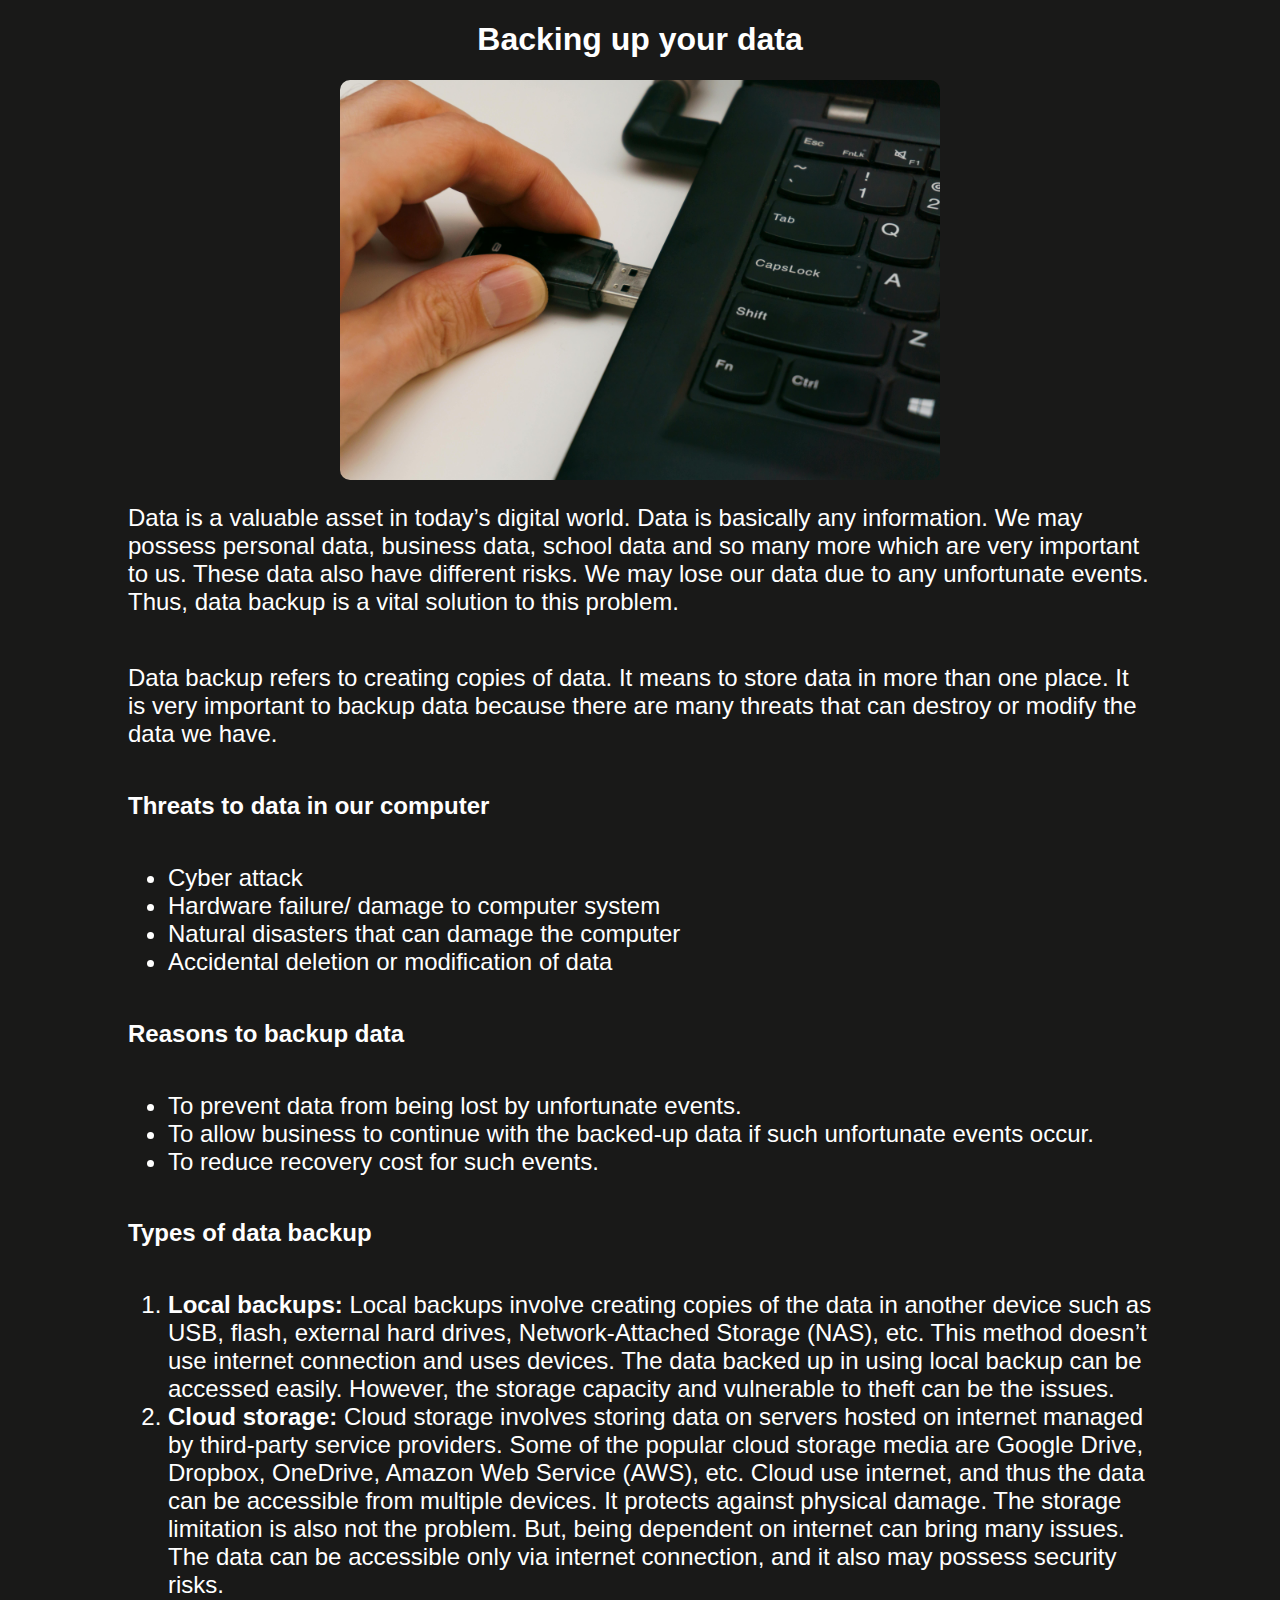
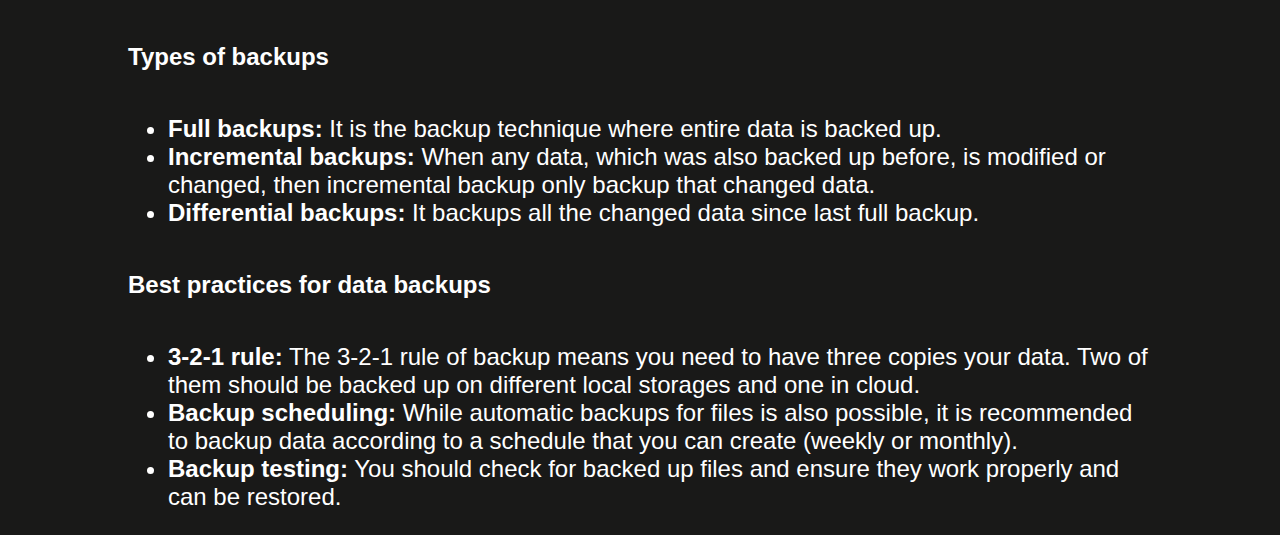
<file: blogs/backup.html>
<!DOCTYPE html>
<html>

<head>
    <title>Backing up your data</title>
    <meta name="viewport" content="width=device-width, initial-scale=1.0">
    <link rel="stylesheet" href="../styles.css">
    <link rel="icon" href="../pictures/logo.png">
</head>

<body>
    <div class="blogs_content">
        <h1>Backing up your data</h1>

        <img src="../pictures/backup.jpg">

        <p>Data is a valuable asset in today’s digital world. Data is basically any information. We may possess personal
            data,
            business data, school data and so many more which are very important to us. These data also have different
            risks. We may
            lose our data due to any unfortunate events. Thus, data backup is a vital solution to this problem.</p>
        <p>Data backup refers to creating copies of data. It means to store data in more than one place. It is very
            important to
            backup data because there are many threats that can destroy or modify the data we have.</p>

        <h2>Threats to data in our computer</h2>
        <ul>
            <li>Cyber attack</li>
            <li>Hardware failure/ damage to computer system</li>
            <li>Natural disasters that can damage the computer</li>
            <li>Accidental deletion or modification of data</li>
        </ul>

        <h2>Reasons to backup data</h2>
        <ul>
            <li>To prevent data from being lost by unfortunate events.</li>
            <li>To allow business to continue with the backed-up data if such unfortunate events occur.</li>
            <li>To reduce recovery cost for such events.</li>
        </ul>

        <h2>Types of data backup</h2>
        <ol>
            <li><b>Local backups:</b> Local backups involve creating copies of the data in another device such as USB,
                flash, external hard
                drives, Network-Attached Storage (NAS), etc. This method doesn’t use internet connection and uses
                devices. The data
                backed up in using local backup can be accessed easily. However, the storage capacity and vulnerable to
                theft can be the
                issues.</li>
            <li><b>Cloud storage:</b> Cloud storage involves storing data on servers hosted on internet managed by
                third-party service
                providers. Some of the popular cloud storage media are Google Drive, Dropbox, OneDrive, Amazon Web
                Service (AWS), etc.
                Cloud use internet, and thus the data can be accessible from multiple devices. It protects against
                physical damage. The
                storage limitation is also not the problem. But, being dependent on internet can bring many issues. The
                data can be
                accessible only via internet connection, and it also may possess security risks.</li>
        </ol>

        <h2>Types of backups</h2>
        <ul>
            <li><b>Full backups:</b> It is the backup technique where entire data is backed up.</li>
            <li><b>Incremental backups:</b> When any data, which was also backed up before, is modified or changed, then
                incremental backup
                only backup that changed data.</li>
            <li><b>Differential backups:</b> It backups all the changed data since last full backup.</li>
        </ul>

        <h2>Best practices for data backups</h2>
        <ul>
            <li><b>3-2-1 rule:</b> The 3-2-1 rule of backup means you need to have three copies your data. Two of them
                should
                be backed up on
                different local storages and one in cloud.</li>
            <li><b>Backup scheduling:</b> While automatic backups for files is also possible, it is recommended to
                backup data
                according to a
                schedule that you can create (weekly or monthly).</li>
            <li><b>Backup testing:</b> You should check for backed up files and ensure they work properly and can be
                restored.
            </li>
        </ul>
    </div>
</body>

</html>
</file>
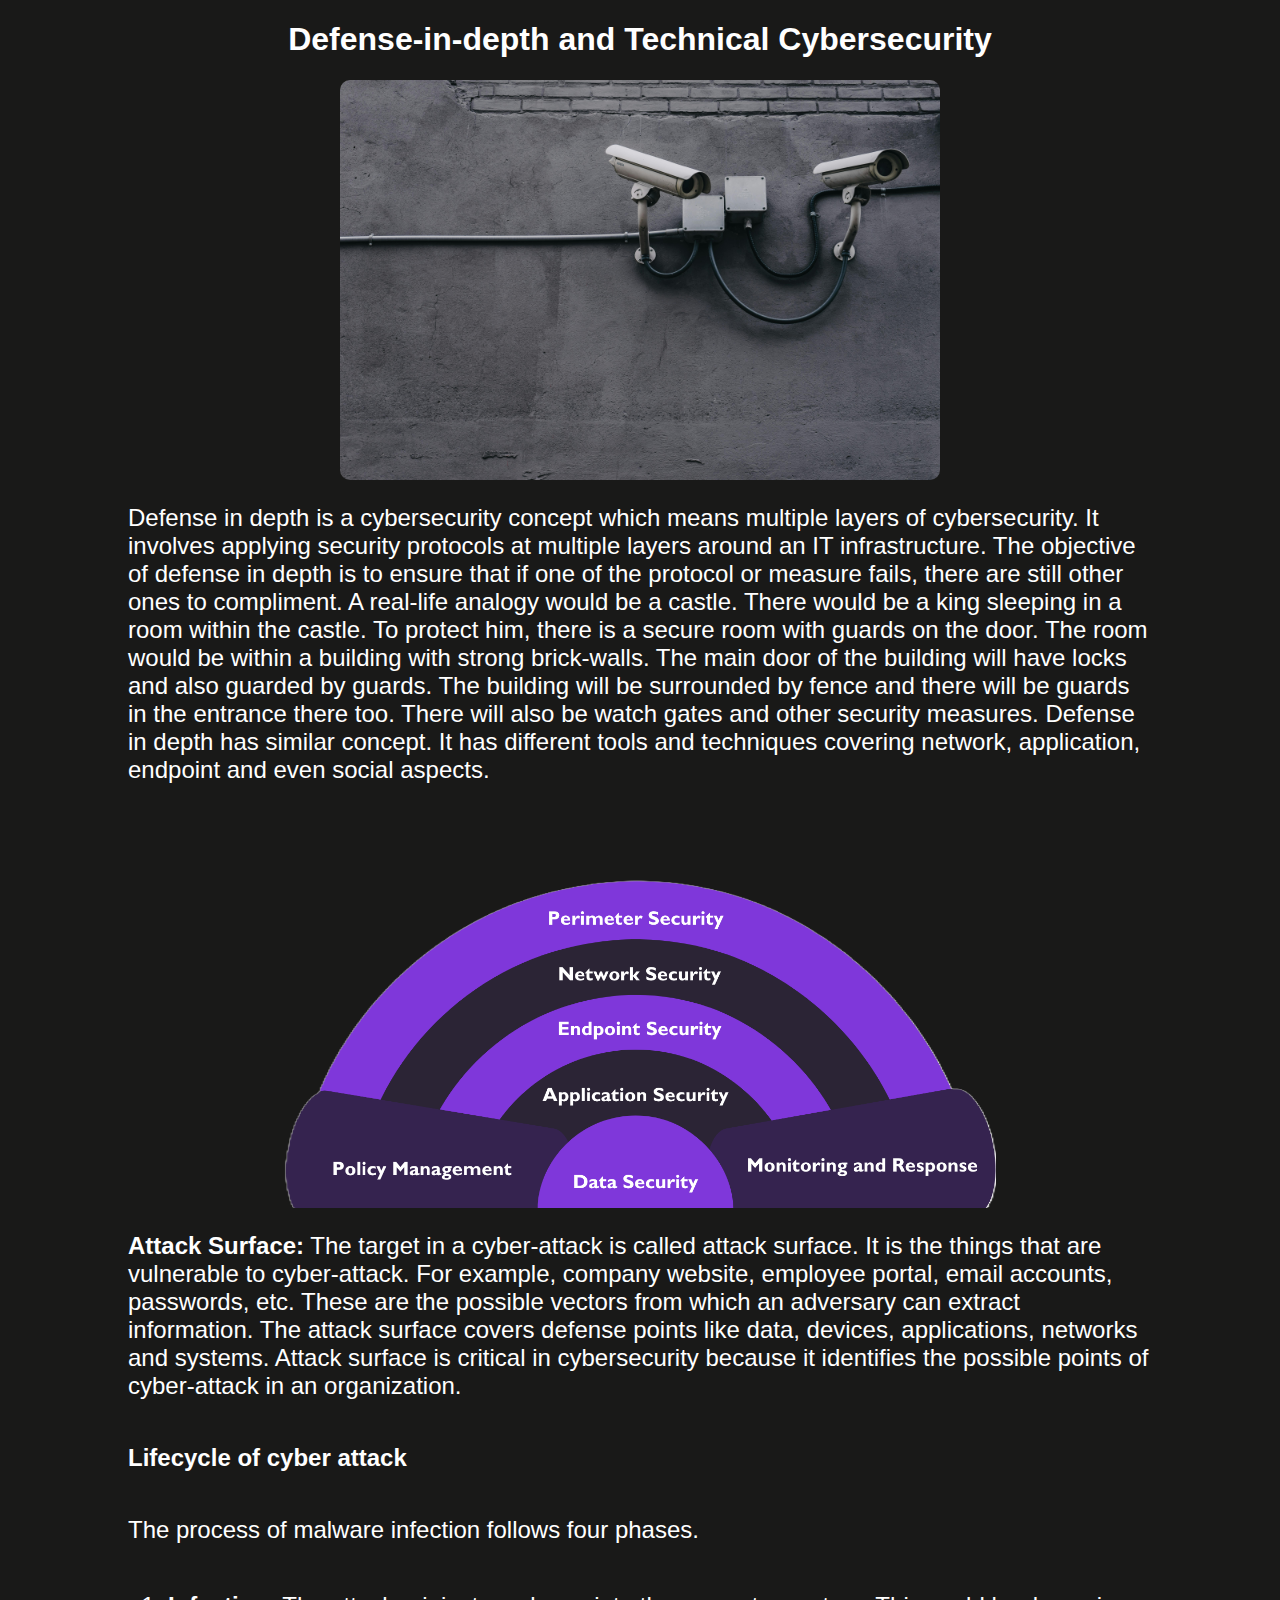
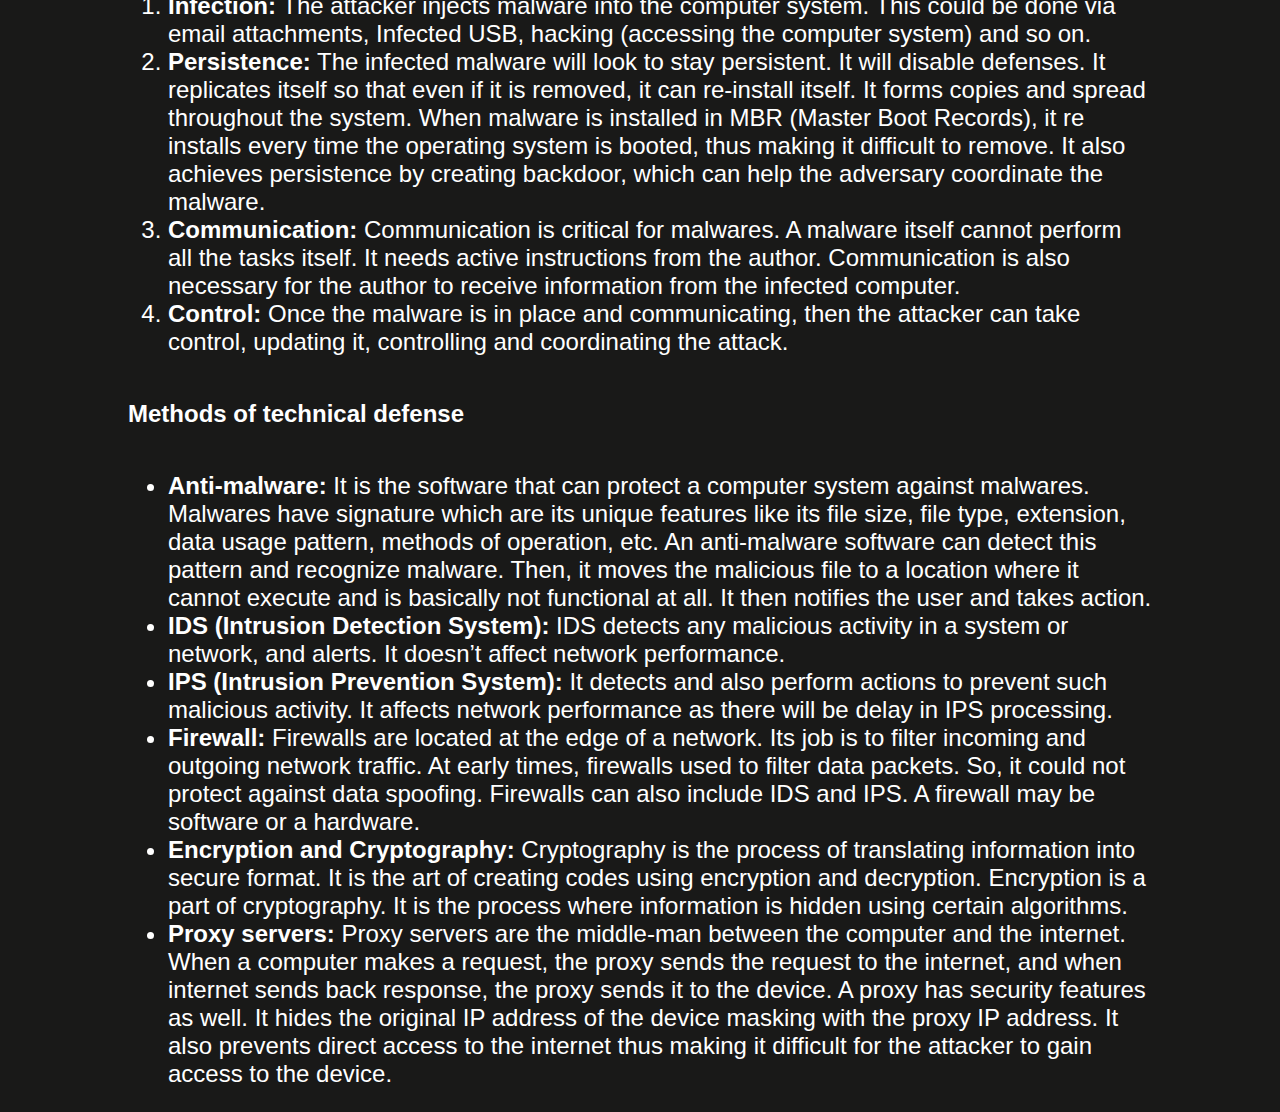
<file: blogs/defense_in_depth.html>
<!DOCTYPE html>
<html>

<head>
    <title>Defense-in-depth and Technical Cybersecurity</title>
    <meta name="viewport" content="width=device-width, initial-scale=1.0">
    <link rel="stylesheet" href="../styles.css">
    <link rel="icon" href="../pictures/logo.png">
</head>

<body>
    <div class="blogs_content">
        <h1>Defense-in-depth and Technical Cybersecurity</h1>

        <img src="../pictures/defense_in_depth.jpg">

        <p>Defense in depth is a cybersecurity concept which means multiple layers of cybersecurity. It involves
            applying security
            protocols at multiple layers around an IT infrastructure. The objective of defense in depth is to ensure
            that if one of
            the protocol or measure fails, there are still other ones to compliment. A real-life analogy would be a
            castle. There
            would be a king sleeping in a room within the castle. To protect him, there is a secure room with guards on
            the door.
            The room would be within a building with strong brick-walls. The main door of the building will have locks
            and also
            guarded by guards. The building will be surrounded by fence and there will be guards in the entrance there
            too. There
            will also be watch gates and other security measures. Defense in depth has similar concept. It has different
            tools and
            techniques covering network, application, endpoint and even social aspects.</p>

        <img src="../pictures/defense_in_depth_figure.png">

        <p><b>Attack Surface:</b> The target in a cyber-attack is called attack surface. It is the things that are
            vulnerable to
            cyber-attack. For example, company website, employee portal, email accounts, passwords, etc. These are the
            possible
            vectors from which an adversary can extract information. The attack surface covers defense points like data,
            devices,
            applications, networks and systems. Attack surface is critical in cybersecurity because it identifies the
            possible
            points of cyber-attack in an organization.</p>

        <h2>Lifecycle of cyber attack</h2>
        <p>The process of malware infection follows four phases.</p>

        <ol>
            <li><b>Infection:</b> The attacker injects malware into the computer system. This could be done via email
                attachments, Infected
                USB, hacking (accessing the computer system) and so on.</li>
            <li><b>Persistence:</b> The infected malware will look to stay persistent. It will disable defenses. It
                replicates itself so
                that even if it is removed, it can re-install itself. It forms copies and spread throughout the system.
                When malware is
                installed in MBR (Master Boot Records), it re installs every time the operating system is booted, thus
                making it
                difficult to remove. It also achieves persistence by creating backdoor, which can help the adversary
                coordinate the
                malware.</li>
            <li><b>Communication:</b> Communication is critical for malwares. A malware itself cannot perform all the
                tasks itself. It needs
                active instructions from the author. Communication is also necessary for the author to receive
                information from the
                infected computer.</li>
            <li><b>Control:</b> Once the malware is in place and communicating, then the attacker can take control,
                updating it, controlling
                and coordinating the attack.</li>
        </ol>

        <h2>Methods of technical defense</h2>

        <ul>
            <li><b>Anti-malware:</b> It is the software that can protect a computer system against malwares. Malwares
                have
                signature which
                are its unique features like its file size, file type, extension, data usage pattern, methods of
                operation, etc. An
                anti-malware software can detect this pattern and recognize malware. Then, it moves the malicious file
                to a location
                where it cannot execute and is basically not functional at all. It then notifies the user and takes
                action.</li>
            <li><b>IDS (Intrusion Detection System):</b> IDS detects any malicious activity in a system or network, and
                alerts. It doesn’t
                affect network performance.</li>
            <li><b>IPS (Intrusion Prevention System):</b> It detects and also perform actions to prevent such malicious
                activity. It affects
                network performance as there will be delay in IPS processing.</li>
            <li><b>Firewall:</b> Firewalls are located at the edge of a network. Its job is to filter incoming and
                outgoing
                network traffic.
                At early times, firewalls used to filter data packets. So, it could not protect against data spoofing.
                Firewalls can
                also include IDS and IPS. A firewall may be software or a hardware.</li>
            <li><b>Encryption and Cryptography:</b> Cryptography is the process of translating information into secure
                format. It is the art
                of creating codes using encryption and decryption. Encryption is a part of cryptography. It is the
                process where
                information is hidden using certain algorithms.</li>
            <li><b>Proxy servers:</b> Proxy servers are the middle-man between the computer and the internet. When a
                computer makes a
                request, the proxy sends the request to the internet, and when internet sends back response, the proxy
                sends it to the
                device. A proxy has security features as well. It hides the original IP address of the device masking
                with the proxy IP
                address. It also prevents direct access to the internet thus making it difficult for the attacker to
                gain access to the
                device.</li>
        </ul>
    </div>
</body>

</html>
</file>
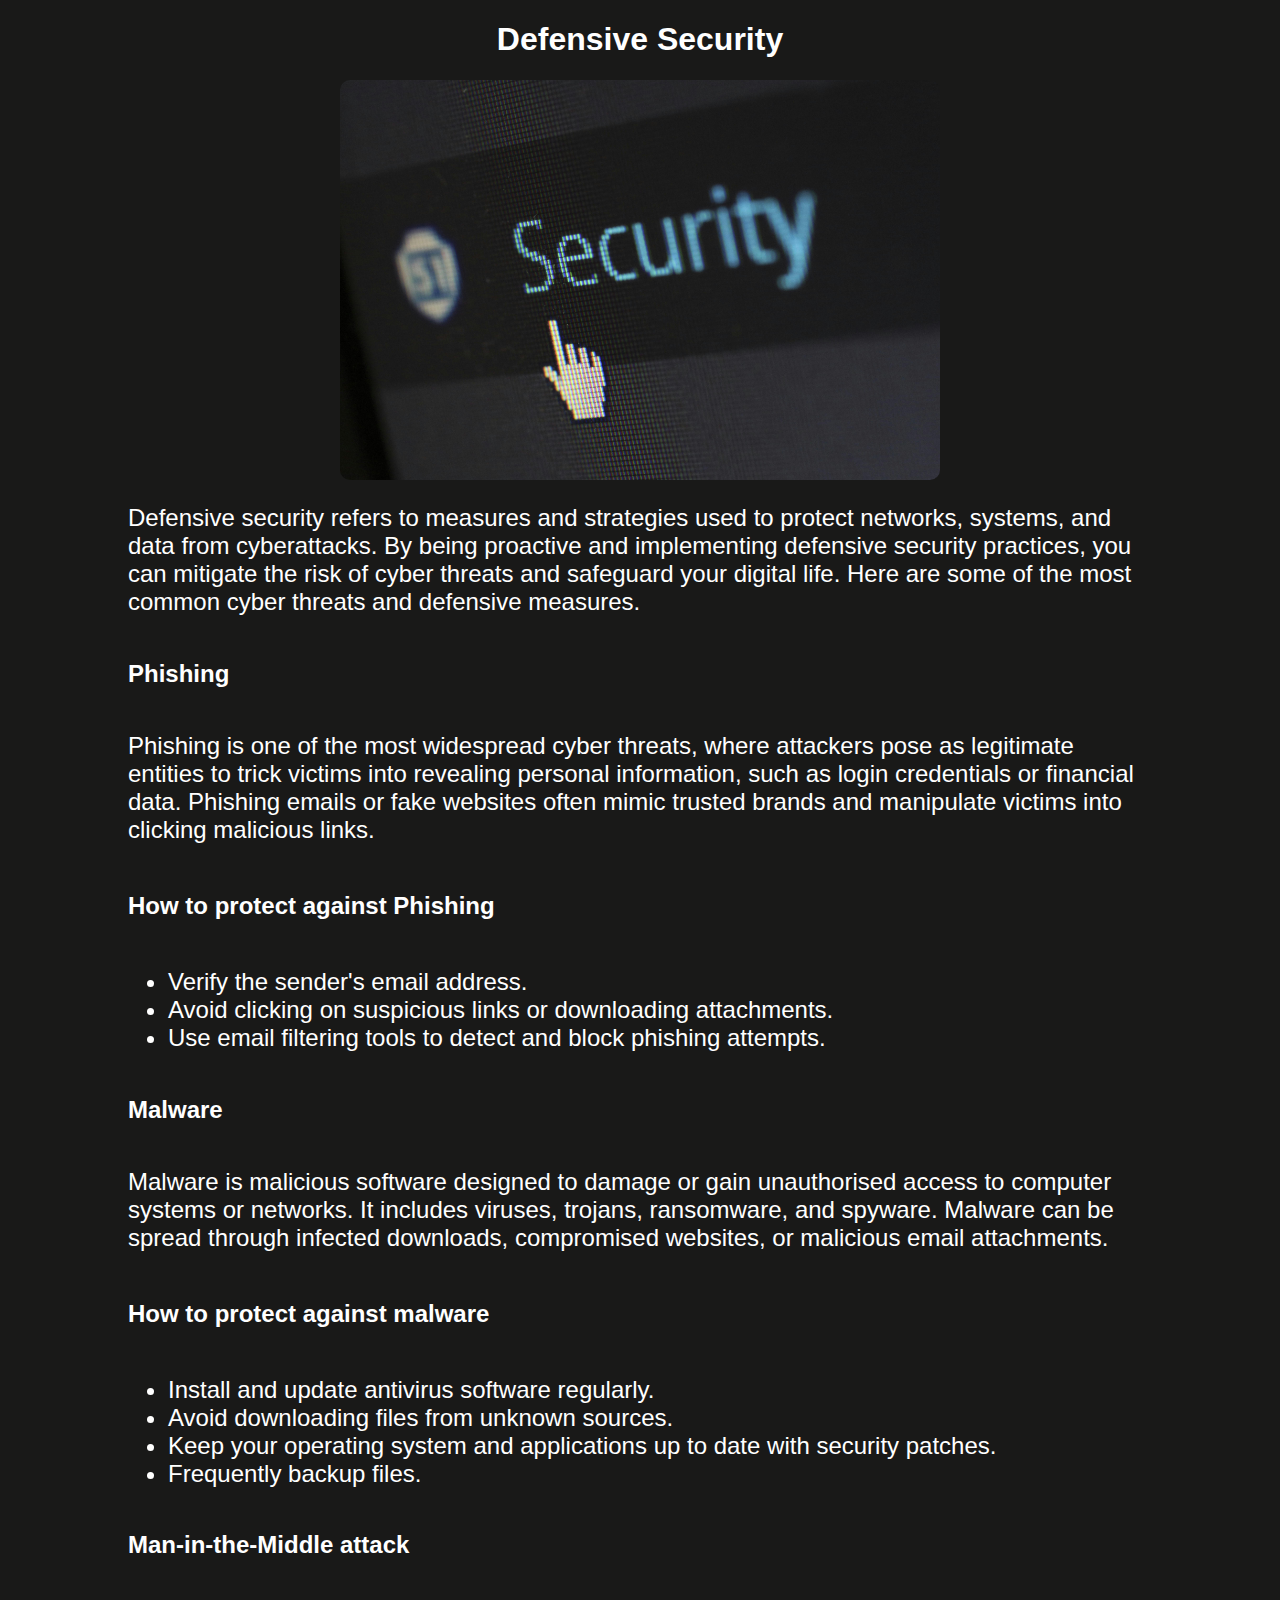
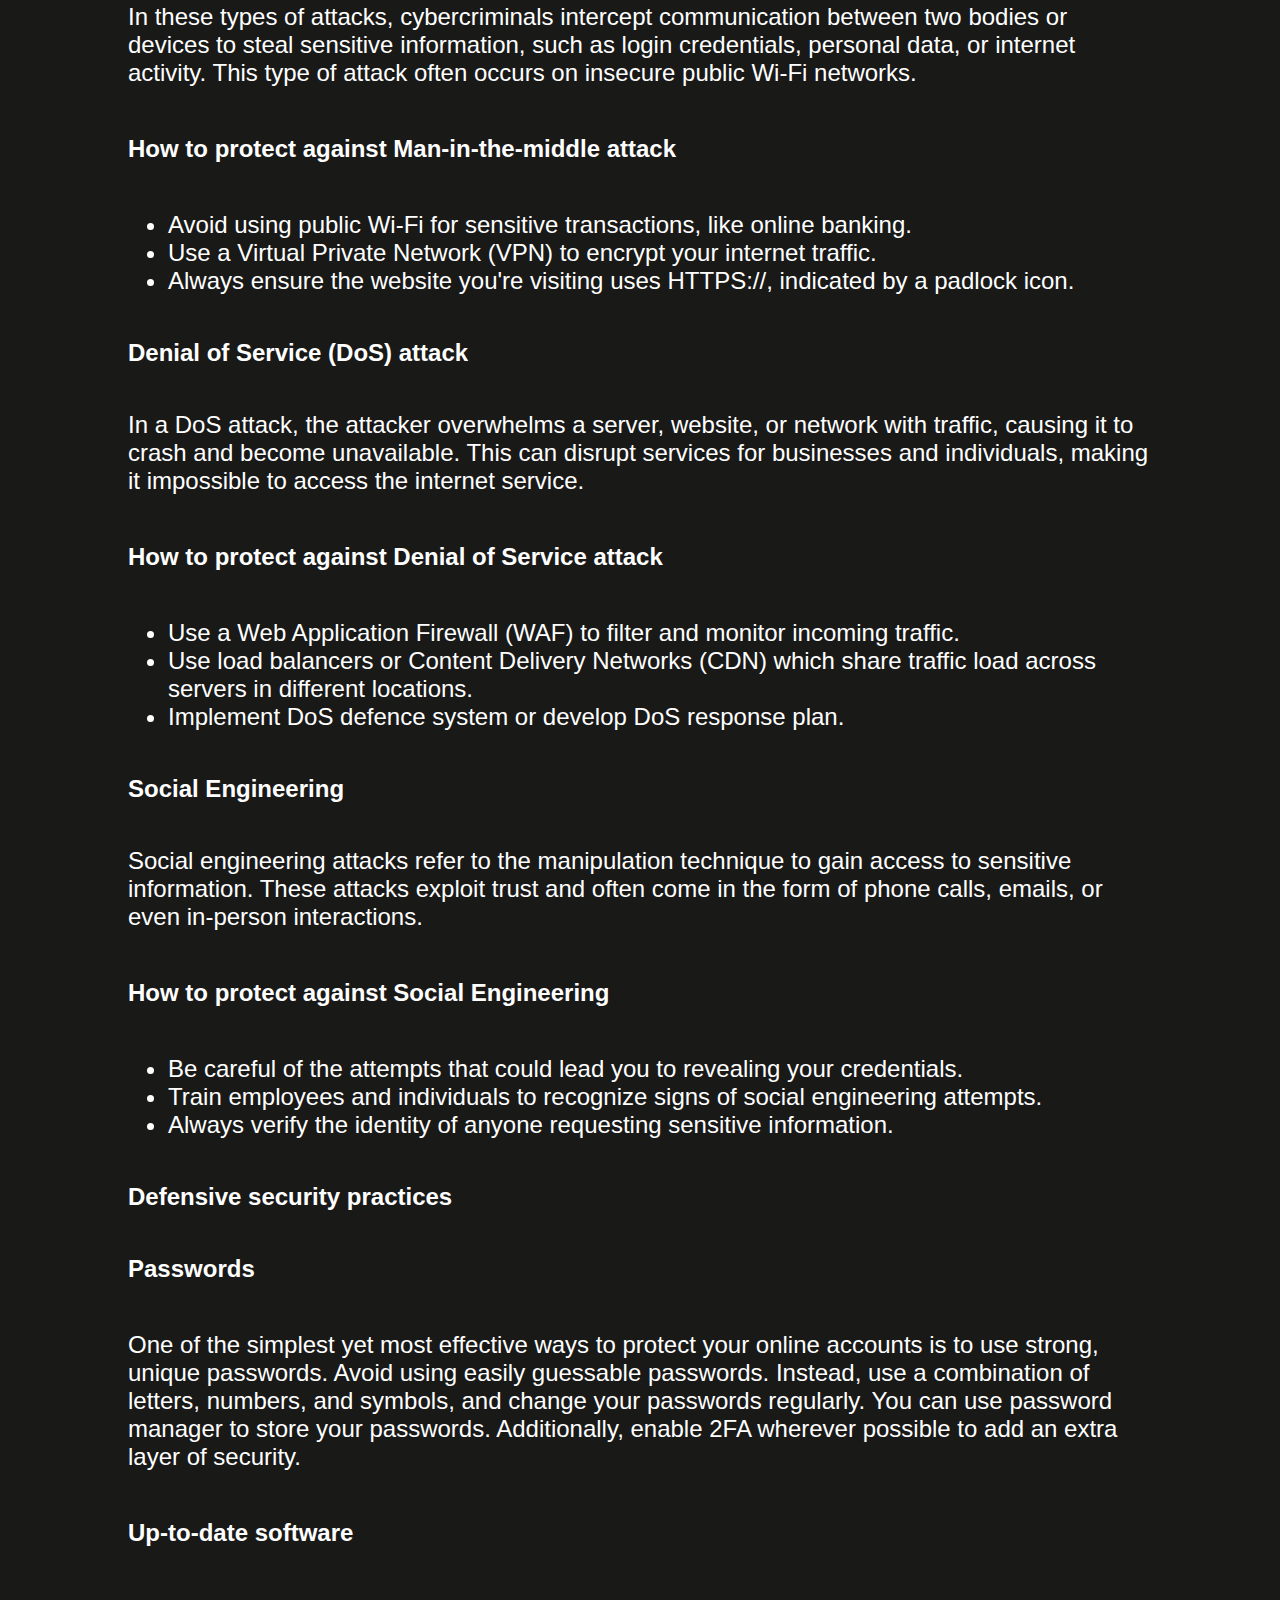
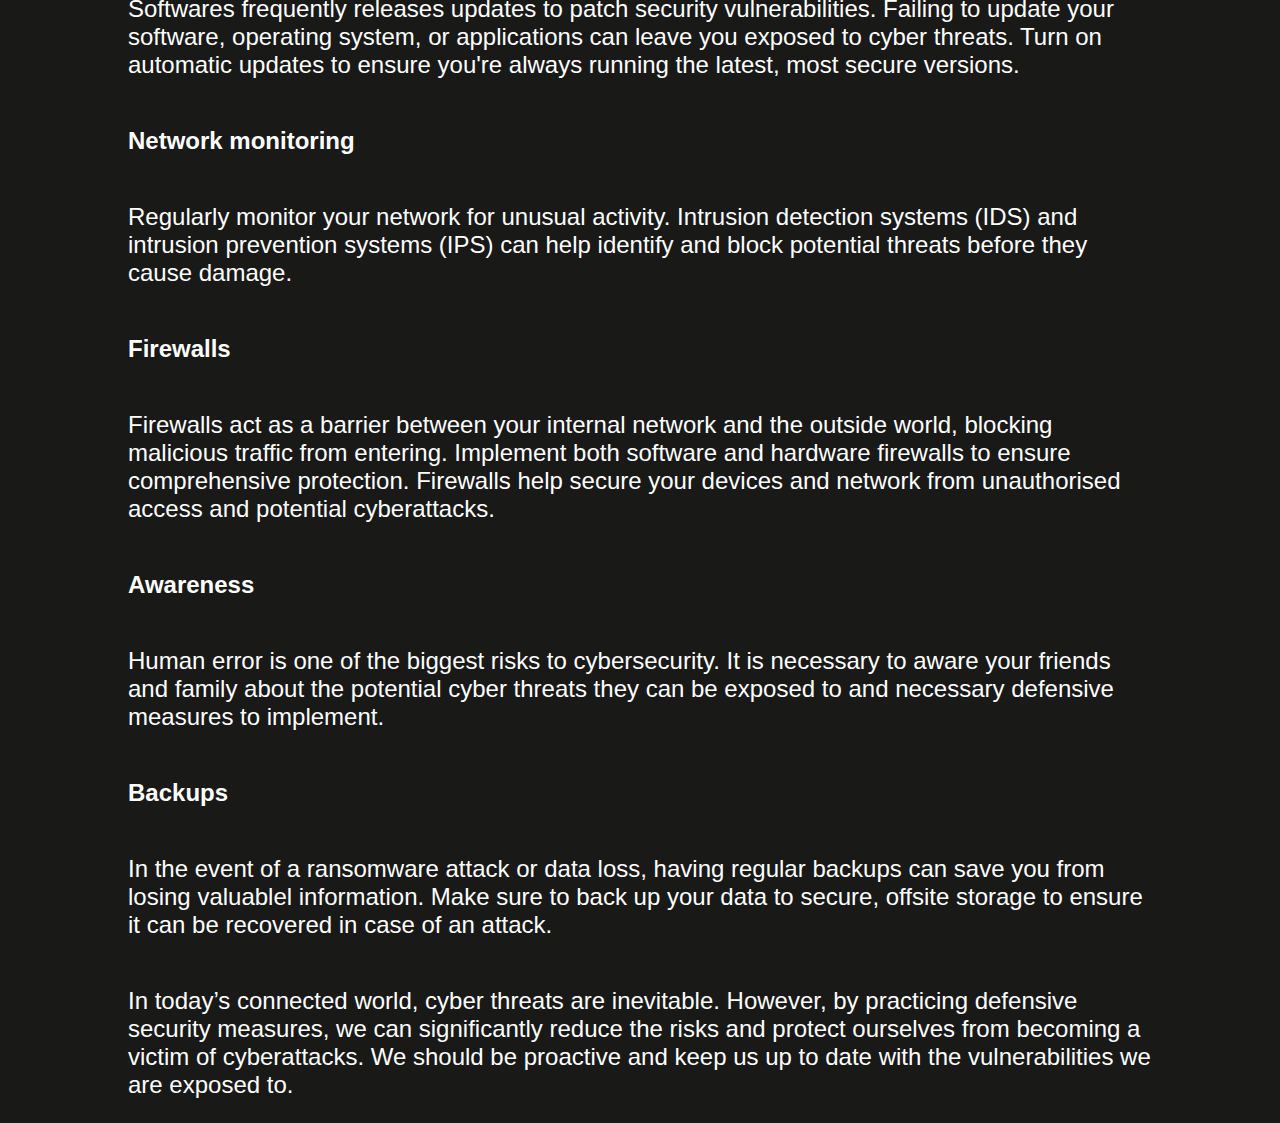
<file: blogs/defensive_security.html>
<!DOCTYPE html>
<html>

<head>
    <title>Defensive Security</title>
    <meta name="viewport" content="width=device-width, initial-scale=1.0">
    <link rel="stylesheet" href="../styles.css">
    <link rel="icon" href="../pictures/logo.png">
</head>

<body>
    <div class="blogs_content">
        <h1>Defensive Security</h1>

        <img src="../pictures/CyberSecurity.jpg">

        <p>Defensive security refers to measures and strategies used to protect networks, systems, and data from
            cyberattacks. By
            being proactive and implementing defensive security practices, you can mitigate the risk of cyber threats
            and safeguard
            your digital life. Here are some of the most common cyber threats and defensive measures.
        </p>

        <h2>Phishing</h2>
        <p>Phishing is one of the most widespread cyber threats, where attackers pose as legitimate entities to trick
            victims into
            revealing personal information, such as login credentials or financial data. Phishing emails or fake
            websites often
            mimic trusted brands and manipulate victims into clicking malicious links.</p>
        <h3>How to protect against Phishing</h3>
        <ul>
            <li>Verify the sender's email address.</li>
            <li>Avoid clicking on suspicious links or downloading attachments.</li>
            <li>Use email filtering tools to detect and block phishing attempts.</li>
        </ul>

        <h2>Malware</h2>
        <p>Malware is malicious software designed to damage or gain unauthorised access to computer systems or networks.
            It
            includes viruses, trojans, ransomware, and spyware. Malware can be spread through infected downloads,
            compromised
            websites, or malicious email attachments.
        </p>
        <h3>How to protect against malware</h3>
        <ul>
            <li>Install and update antivirus software regularly.</li>
            <li>Avoid downloading files from unknown sources.</li>
            <li>Keep your operating system and applications up to date with security patches.</li>
            <li>Frequently backup files.</li>
        </ul>

        <h2>Man-in-the-Middle attack</h2>
        <p>In these types of attacks, cybercriminals intercept communication between two bodies or devices to steal
            sensitive
            information, such as login credentials, personal data, or internet activity. This type of attack often
            occurs on
            insecure public Wi-Fi networks.
        </p>
        <h3>How to protect against Man-in-the-middle attack</h3>
        <ul>
            <li>Avoid using public Wi-Fi for sensitive transactions, like online banking.</li>
            <li>Use a Virtual Private Network (VPN) to encrypt your internet traffic.</li>
            <li>Always ensure the website you're visiting uses HTTPS://, indicated by a padlock icon.</li>
        </ul>

        <h2>Denial of Service (DoS) attack</h2>
        <p>In a DoS attack, the attacker overwhelms a server, website, or network with traffic, causing it to crash and
            become
            unavailable. This can disrupt services for businesses and individuals, making it impossible to access the
            internet
            service.
        </p>
        <h3>How to protect against Denial of Service attack</h3>
        <ul>
            <li>Use a Web Application Firewall (WAF) to filter and monitor incoming traffic.</li>
            <li>Use load balancers or Content Delivery Networks (CDN) which share traffic load across servers in
                different locations.</li>
            <li>Implement DoS defence system or develop DoS response plan.</li>
        </ul>

        <h2>Social Engineering</h2>
        <p>Social engineering attacks refer to the manipulation technique to gain access to sensitive information. These
            attacks
            exploit trust and often come in the form of phone calls, emails, or even in-person interactions.
        </p>
        <h3>How to protect against Social Engineering</h3>
        <ul>
            <li>Be careful of the attempts that could lead you to revealing your credentials.</li>
            <li>Train employees and individuals to recognize signs of social engineering attempts.</li>
            <li>Always verify the identity of anyone requesting sensitive information.</li>
        </ul>

        <h2>Defensive security practices</h2>

        <h3>Passwords</h3>
        <p>One of the simplest yet most effective ways to protect your online accounts is to use strong, unique
            passwords. Avoid
            using easily guessable passwords. Instead, use a combination of letters, numbers, and symbols, and change
            your passwords
            regularly. You can use password manager to store your passwords. Additionally, enable 2FA wherever possible
            to add an
            extra layer of security.
        </p>

        <h3>Up-to-date software</h3>
        <p>Softwares frequently releases updates to patch security vulnerabilities. Failing to update your software,
            operating
            system, or applications can leave you exposed to cyber threats. Turn on automatic updates to ensure you're
            always
            running the latest, most secure versions.
        </p>

        <h3>Network monitoring</h3>
        <p>Regularly monitor your network for unusual activity. Intrusion detection systems (IDS) and intrusion
            prevention systems
            (IPS) can help identify and block potential threats before they cause damage.
        </p>

        <h3>Firewalls</h3>
        <p>Firewalls act as a barrier between your internal network and the outside world, blocking malicious traffic
            from
            entering. Implement both software and hardware firewalls to ensure comprehensive protection. Firewalls help
            secure your
            devices and network from unauthorised access and potential cyberattacks.
        </p>

        <h3>Awareness</h3>
        <p>Human error is one of the biggest risks to cybersecurity. It is necessary to aware your friends and family
            about the
            potential cyber threats they can be exposed to and necessary defensive measures to implement.
        </p>

        <h3>Backups</h3>
        <p>In the event of a ransomware attack or data loss, having regular backups can save you from losing valuablel
            information.
            Make sure to back up your data to secure, offsite storage to ensure it can be recovered in case of an
            attack.
        </p>

        <p>In today’s connected world, cyber threats are inevitable. However, by practicing defensive security measures,
            we can
            significantly reduce the risks and protect ourselves from becoming a victim of cyberattacks. We should be
            proactive and
            keep us up to date with the vulnerabilities we are exposed to.</p>
    </div>
</body>

</html>
</file>
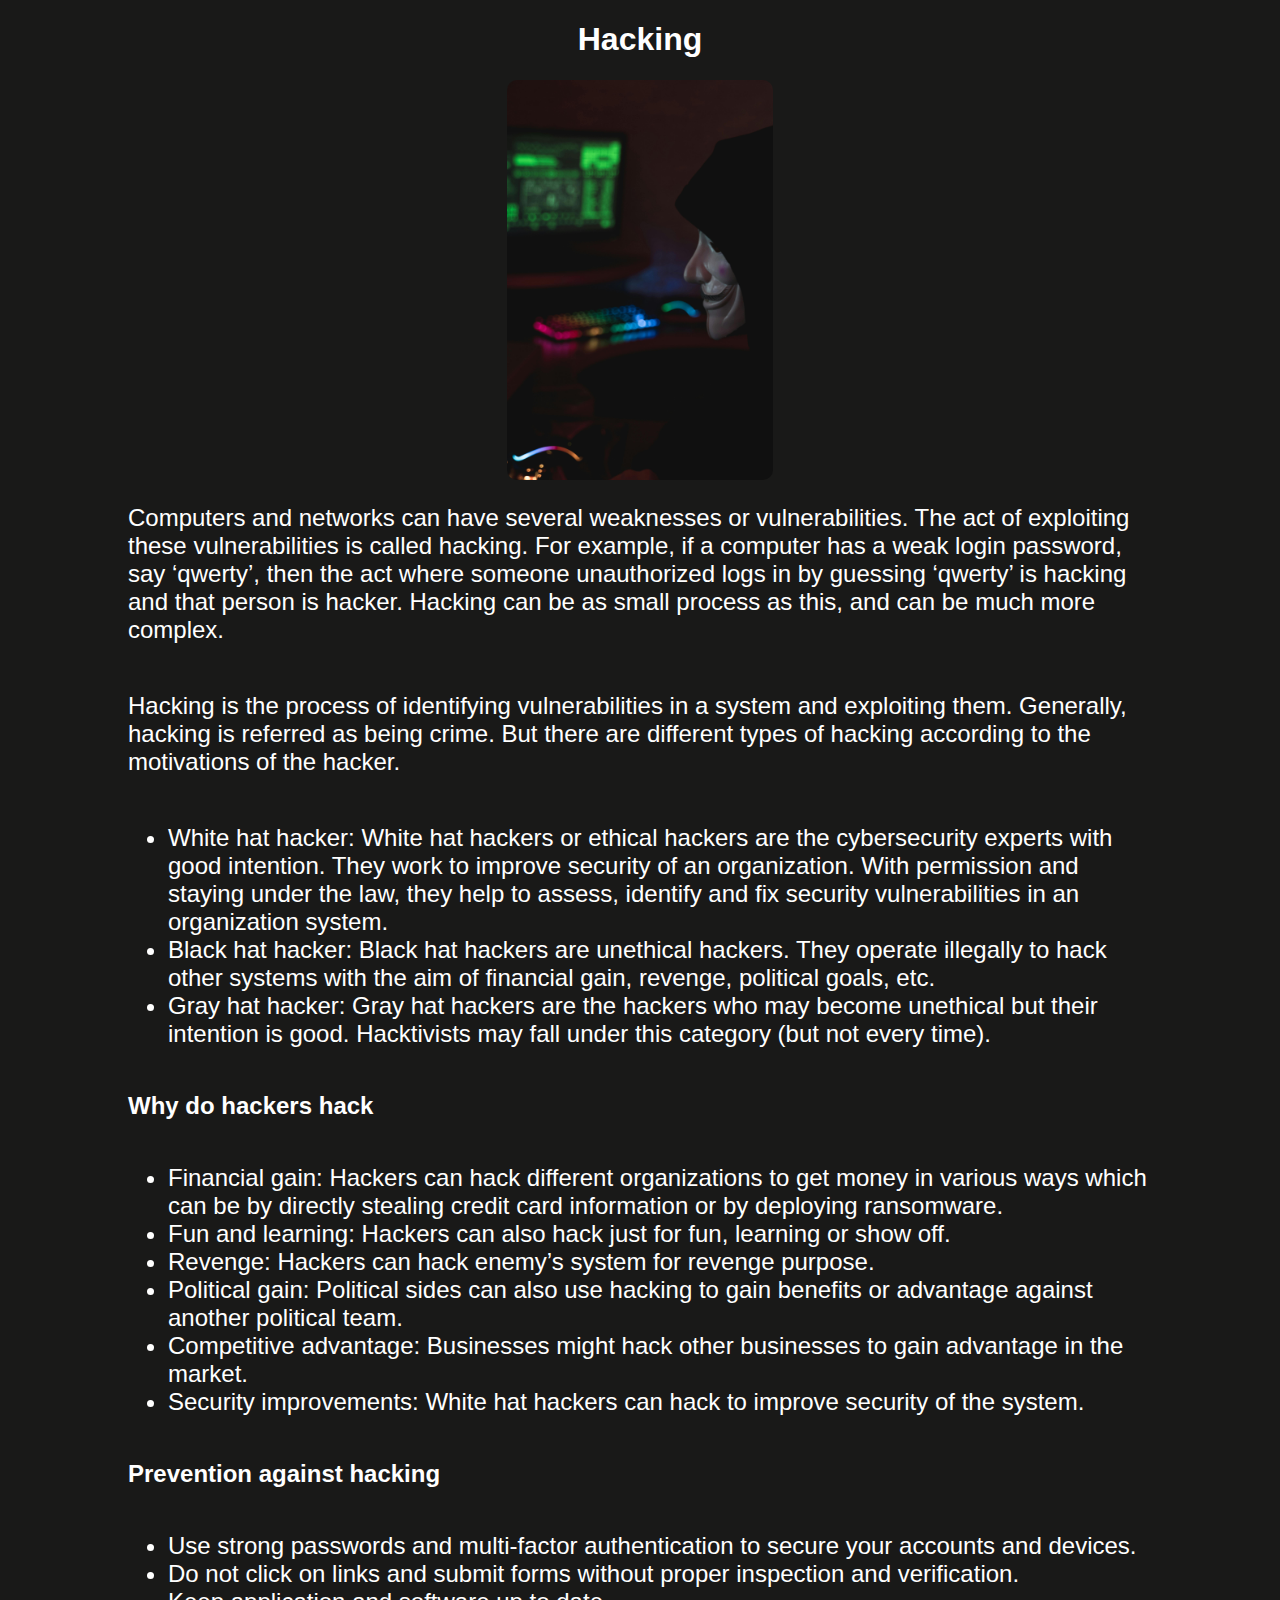
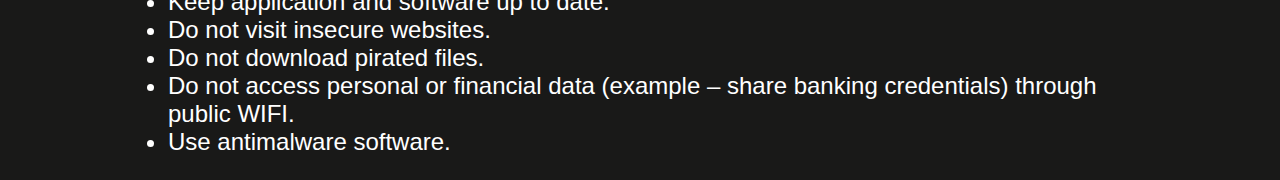
<file: blogs/hacking.html>
<!DOCTYPE html>
<html>

<head>
    <title>Hacking</title>
    <meta name="viewport" content="width=device-width, initial-scale=1.0">
    <link rel="stylesheet" href="../styles.css">
    <link rel="icon" href="../pictures/logo.png">
</head>

<body>
    <div class="blogs_content">
        <h1>Hacking</h1>

        <img src="../pictures/hacking.jpg">

        <p>Computers and networks can have several weaknesses or vulnerabilities. The act of exploiting these
            vulnerabilities is
            called hacking. For example, if a computer has a weak login password, say ‘qwerty’, then the act where
            someone
            unauthorized logs in by guessing ‘qwerty’ is hacking and that person is hacker. Hacking can be as small
            process as this,
            and can be much more complex.</p>
        <p>Hacking is the process of identifying vulnerabilities in a system and exploiting them. Generally, hacking is
            referred as
            being crime. But there are different types of hacking according to the motivations of the hacker.</p>

        <ul>
            <li>White hat hacker: White hat hackers or ethical hackers are the cybersecurity experts with good
                intention. They work to
                improve security of an organization. With permission and staying under the law, they help to assess,
                identify and fix
                security vulnerabilities in an organization system.</li>
            <li>Black hat hacker: Black hat hackers are unethical hackers. They operate illegally to hack other
                systems with the aim
                of financial gain, revenge, political goals, etc.</li>
            <li>Gray hat hacker: Gray hat hackers are the hackers who may become unethical but their intention is
                good. Hacktivists
                may fall under this category (but not every time).</li>
        </ul>

        <h2>Why do hackers hack</h2>

        <ul>
            <li>Financial gain: Hackers can hack different organizations to get money in various ways which can be by
                directly
                stealing credit card information or by deploying ransomware.</li>
            <li>Fun and learning: Hackers can also hack just for fun, learning or show off.</li>
            <li>Revenge: Hackers can hack enemy’s system for revenge purpose.</li>
            <li>Political gain: Political sides can also use hacking to gain benefits or advantage against another
                political team.</li>
            <li>Competitive advantage: Businesses might hack other businesses to gain advantage in the market.</li>
            <li>Security improvements: White hat hackers can hack to improve security of the system.</li>
        </ul>

        <h2>Prevention against hacking</h2>

        <ul>
            <li>Use strong passwords and multi-factor authentication to secure your accounts and devices.</li>
            <li>Do not click on links and submit forms without proper inspection and verification.</li>
            <li>Keep application and software up to date.</li>
            <li>Do not visit insecure websites.</li>
            <li>Do not download pirated files.</li>
            <li>Do not access personal or financial data (example – share banking credentials) through public WIFI.</li>
            <li>Use antimalware software.</li>
        </ul>
    </div>
</body>

</html>
</file>
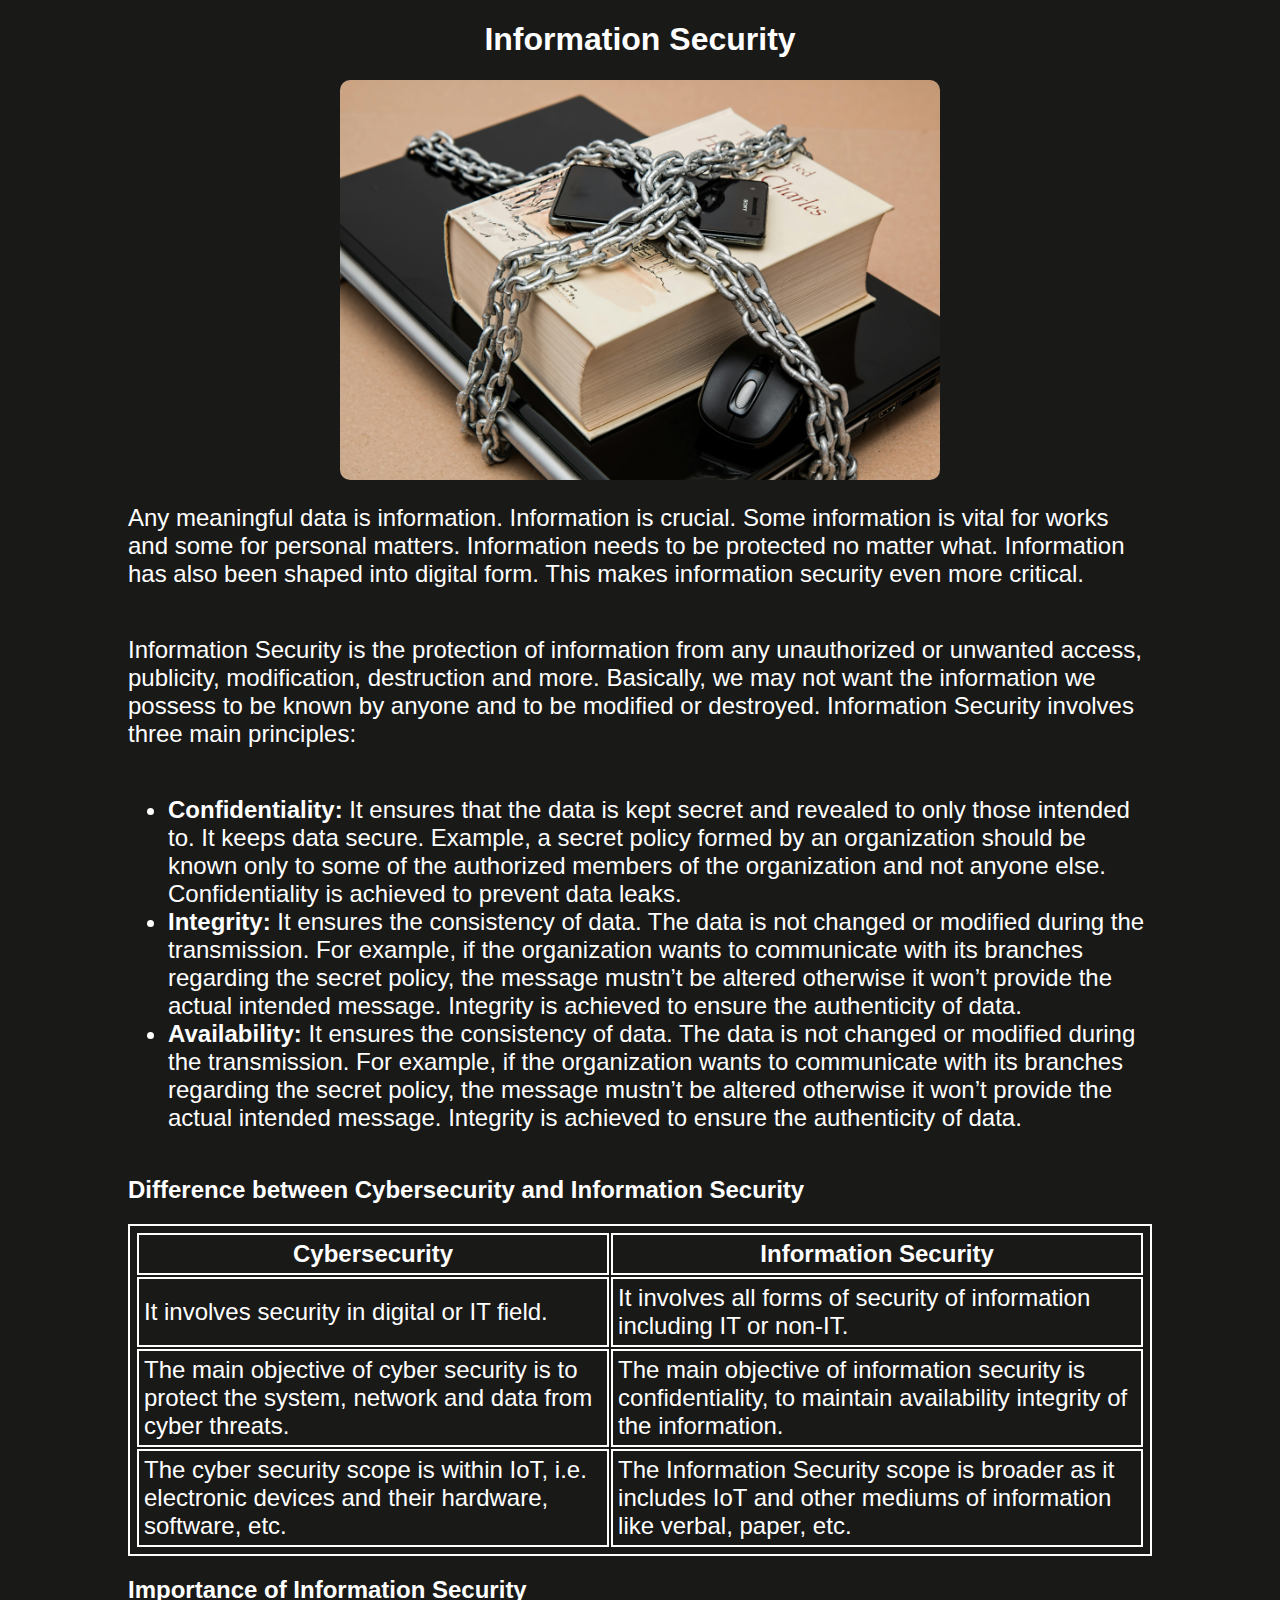
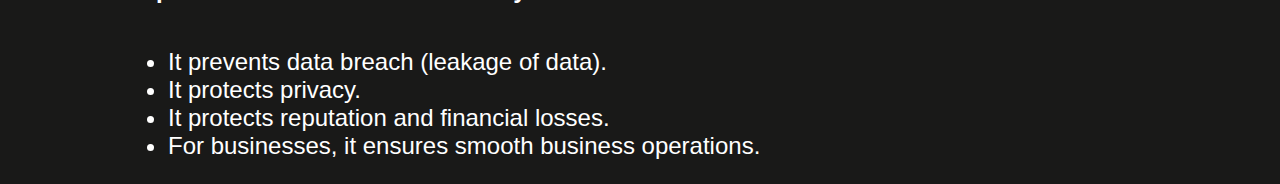
<file: blogs/infosec.html>
<!DOCTYPE html>
<html>

<head>
    <title>Information Security</title>
    <meta name="viewport" content="width=device-width, initial-scale=1.0">
    <link rel="stylesheet" href="../styles.css">
    <link rel="icon" href="../pictures/logo.png">
</head>

<body>
    <div class="blogs_content">
        <h1>Information Security</h1>

        <img src="../pictures/information_security.jpg">

        <p>Any meaningful data is information. Information is crucial. Some information is vital for works and some for
            personal
            matters. Information needs to be protected no matter what. Information has also been shaped into digital
            form. This
            makes information security even more critical.</p>
        <p>Information Security is the protection of information from any unauthorized or unwanted access, publicity,
            modification,
            destruction and more. Basically, we may not want the information we possess to be known by anyone and to be
            modified or
            destroyed. Information Security involves three main principles:</p>

        <ul>
            <li><b>Confidentiality:</b> It ensures that the data is kept secret and revealed to only those intended to.
                It
                keeps data secure.
                Example, a secret policy formed by an organization should be known only to some of the authorized
                members of the
                organization and not anyone else. Confidentiality is achieved to prevent data leaks.</li>
            <li><b>Integrity:</b> It ensures the consistency of data. The data is not changed or modified during the
                transmission. For
                example, if the organization wants to communicate with its branches regarding the secret policy, the
                message mustn’t be
                altered otherwise it won’t provide the actual intended message. Integrity is achieved to ensure the
                authenticity of
                data.</li>
            <li><b>Availability:</b> It ensures the consistency of data. The data is not changed or modified during the
                transmission. For
                example, if the organization wants to communicate with its branches regarding the secret policy, the
                message mustn’t be
                altered otherwise it won’t provide the actual intended message. Integrity is achieved to ensure the
                authenticity of
                data.</li>
        </ul>

        <h2>Difference between Cybersecurity and Information Security</h2>

        <table>
            <tr>
                <th>Cybersecurity</th>
                <th>Information Security</th>
            </tr>
            <tr>
                <td>It involves security in digital or IT
                    field.</td>
                <td>It involves all forms of security of
                    information including IT or non-IT.</td>
            </tr>
            <tr>
                <td>The main objective of cyber
                    security is to protect the system,
                    network and data from cyber
                    threats.</td>
                <td>The main objective of information
                    security
                    is
                    confidentiality,
                    to
                    maintain
                    availability
                    integrity of the information.</td>
            </tr>
            <tr>
                <td>The cyber security scope is within
                    IoT, i.e. electronic devices and their
                    hardware, software, etc.</td>
                <td>The Information Security scope is
                    broader as it includes IoT and other
                    mediums of information like verbal,
                    paper, etc.</td>
            </tr>
        </table>

        <h2>Importance of Information Security</h2>
        <ul>
            <li>It prevents data breach (leakage of data).</li>
            <li>It protects privacy.</li>
            <li>It protects reputation and financial losses.</li>
            <li>For businesses, it ensures smooth business operations.</li>
        </ul>
    </div>
</body>

</html>
</file>
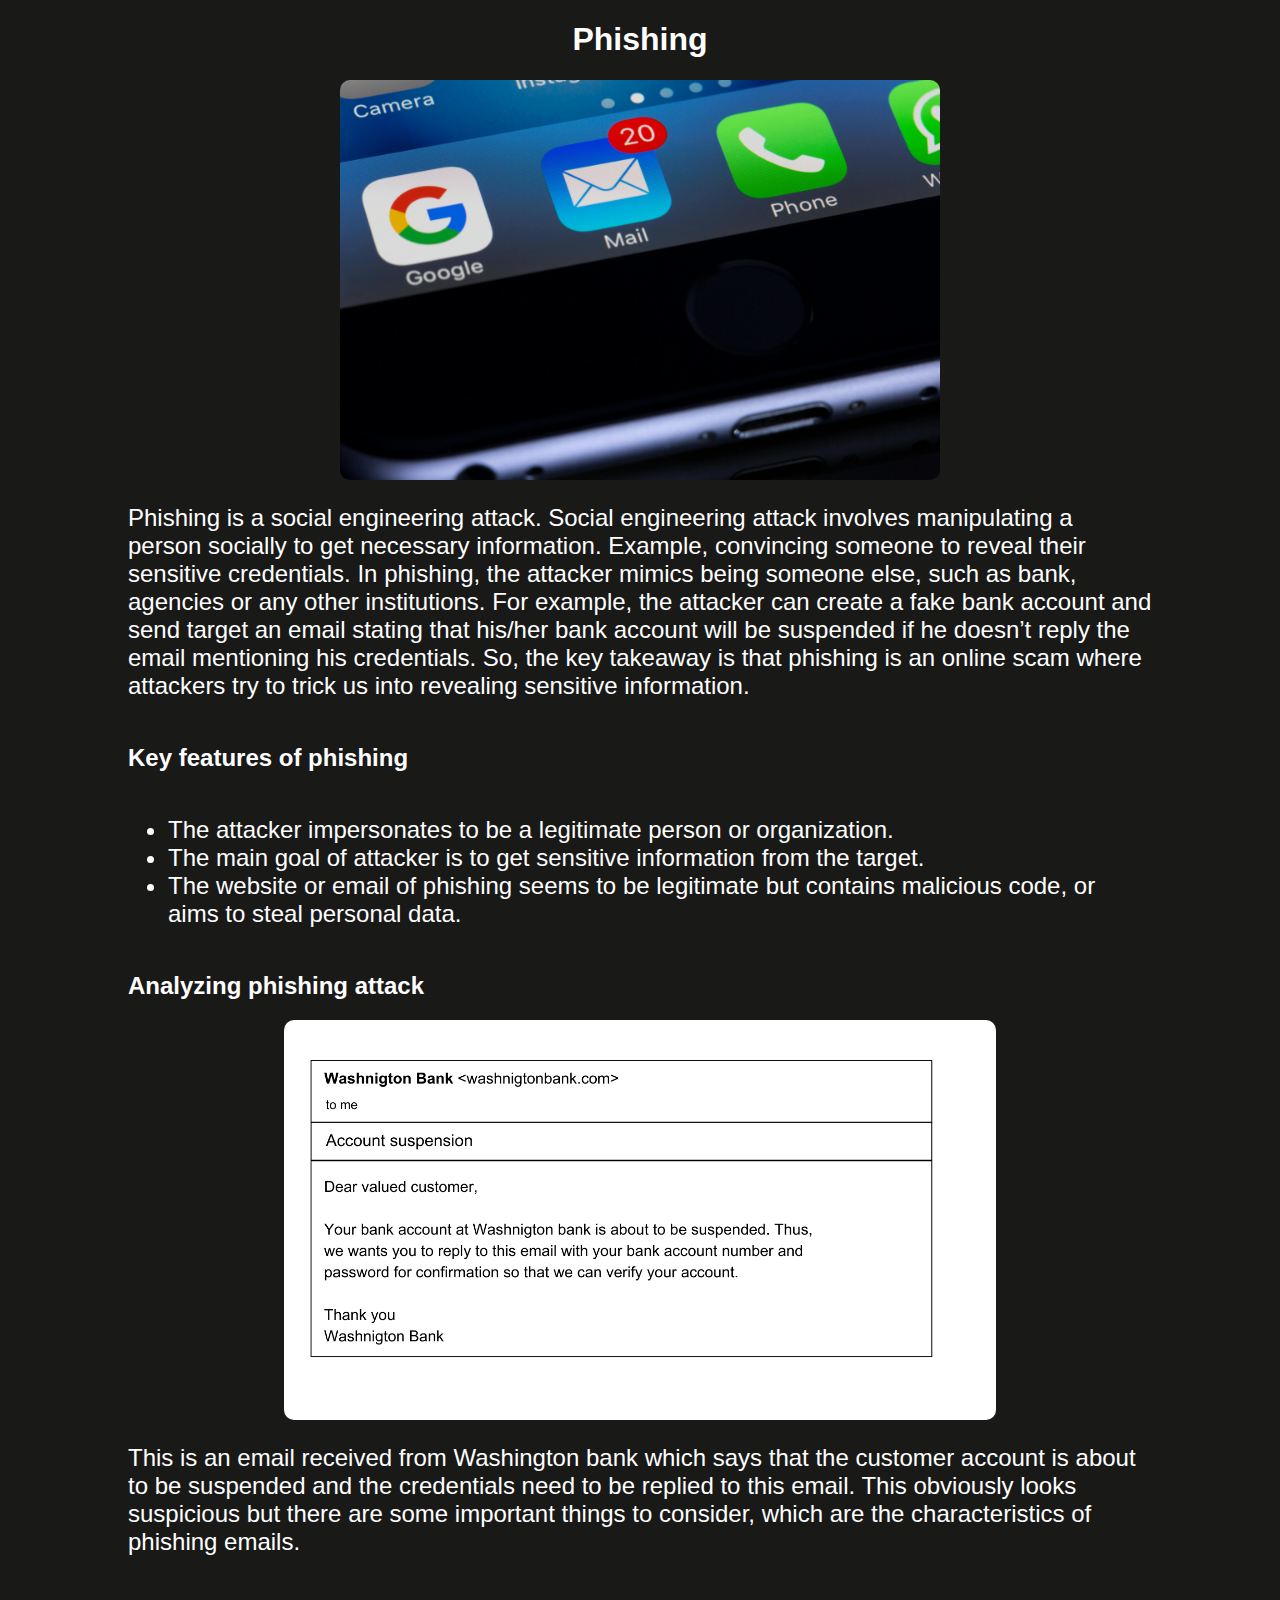
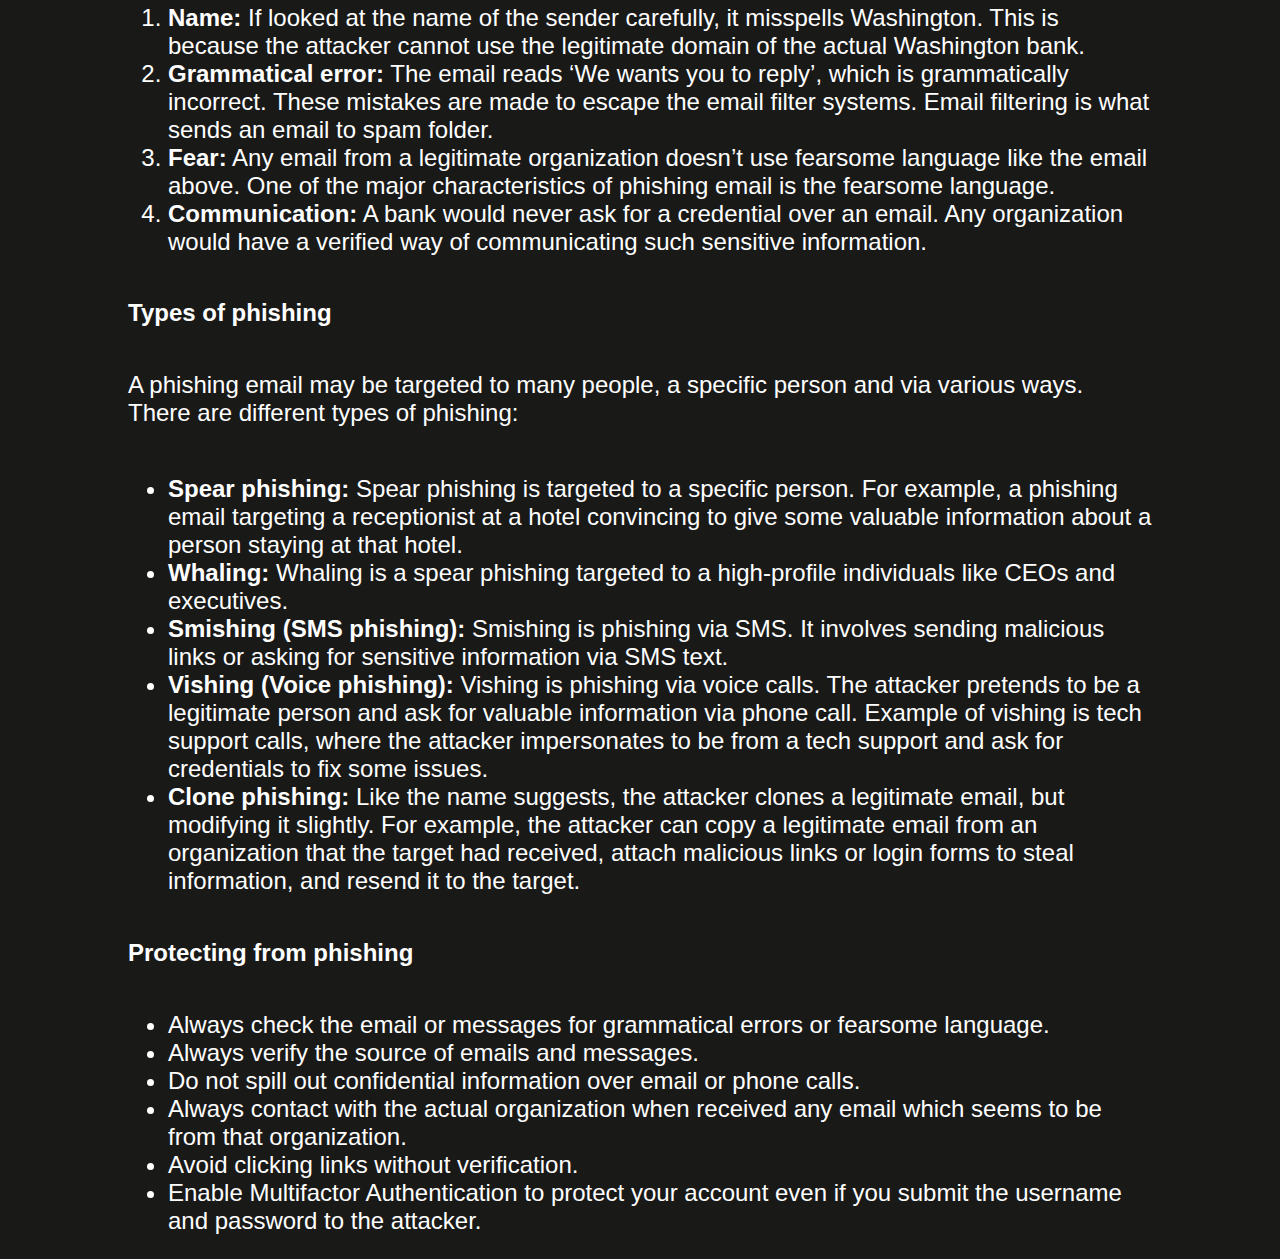
<file: blogs/phishing.html>
<!DOCTYPE html>
<html>

<head>
    <title>Phishing</title>
    <meta name="viewport" content="width=device-width, initial-scale=1.0">
    <link rel="stylesheet" href="../styles.css">
    <link rel="icon" href="../pictures/logo.png">
</head>

<body>
    <div class="blogs_content">
        <h1>Phishing</h1>

        <img src="../pictures/phishing.jpg">

        <p>Phishing is a social engineering attack. Social engineering attack involves manipulating a person socially to
            get
            necessary information. Example, convincing someone to reveal their sensitive credentials. In phishing, the
            attacker
            mimics being someone else, such as bank, agencies or any other institutions. For example, the attacker can
            create a fake
            bank account and send target an email stating that his/her bank account will be suspended if he doesn’t
            reply the email
            mentioning his credentials. So, the key takeaway is that phishing is an online scam where attackers try to
            trick us into
            revealing sensitive information.</p>

        <h2>Key features of phishing</h2>
        <ul>
            <li>The attacker impersonates to be a legitimate person or organization.</li>
            <li>The main goal of attacker is to get sensitive information from the target.</li>
            <li>The website or email of phishing seems to be legitimate but contains malicious code, or aims to steal
                personal data.</li>
        </ul>

        <h2>Analyzing phishing attack</h2>
        <img src="../pictures/phishing_email.png">
        <p>This is an email received from Washington bank which says that the customer account is about to be suspended
            and the
            credentials need to be replied to this email. This obviously looks suspicious but there are some important
            things to
            consider, which are the characteristics of phishing emails.</p>

        <ol>
            <li><b>Name: </b> If looked at the name of the sender carefully, it misspells Washington. This is because
                the
                attacker cannot use
                the legitimate domain of the actual Washington bank.</li>
            <li><b>Grammatical error:</b> The email reads ‘We wants you to reply’, which is grammatically incorrect.
                These
                mistakes are made
                to escape the email filter systems. Email filtering is what sends an email to spam folder.</li>
            <li><b>Fear:</b> Any email from a legitimate organization doesn’t use fearsome language like the email
                above. One
                of the major
                characteristics of phishing email is the fearsome language.</li>
            <li><b>Communication:</b> A bank would never ask for a credential over an email. Any organization would have
                a
                verified way of
                communicating such sensitive information.</li>
        </ol>

        <h2>Types of phishing</h2>
        <p>A phishing email may be targeted to many people, a specific person and via various ways. There are different
            types of
            phishing:</p>
        <ul>
            <li><b>Spear phishing:</b> Spear phishing is targeted to a specific person. For example, a phishing email
                targeting
                a
                receptionist at a hotel convincing to give some valuable information about a person staying at that
                hotel.</li>
            <li><b>Whaling:</b> Whaling is a spear phishing targeted to a high-profile individuals like CEOs and
                executives.
            </li>
            <li><b>Smishing (SMS phishing):</b> Smishing is phishing via SMS. It involves sending malicious links or
                asking for
                sensitive
                information via SMS text.</li>
            <li><b>Vishing (Voice phishing):</b> Vishing is phishing via voice calls. The attacker pretends to be a
                legitimate
                person and ask
                for valuable information via phone call. Example of vishing is tech support calls, where the attacker
                impersonates to be
                from a tech support and ask for credentials to fix some issues.</li>
            <li><b>Clone phishing:</b> Like the name suggests, the attacker clones a legitimate email, but modifying it
                slightly. For
                example, the attacker can copy a legitimate email from an organization that the target had received,
                attach malicious
                links or login forms to steal information, and resend it to the target.</li>
        </ul>

        <h2>Protecting from phishing</h2>

        <ul>
            <li>Always check the email or messages for grammatical errors or fearsome language.</li>
            <li>Always verify the source of emails and messages.</li>
            <li>Do not spill out confidential information over email or phone calls.</li>
            <li>Always contact with the actual organization when received any email which seems to be from that
                organization.</li>
            <li>Avoid clicking links without verification.</li>
            <li>Enable Multifactor Authentication to protect your account even if you submit the username and password
                to
                the
                attacker.</li>
        </ul>
    </div>
</body>

</html>
</file>
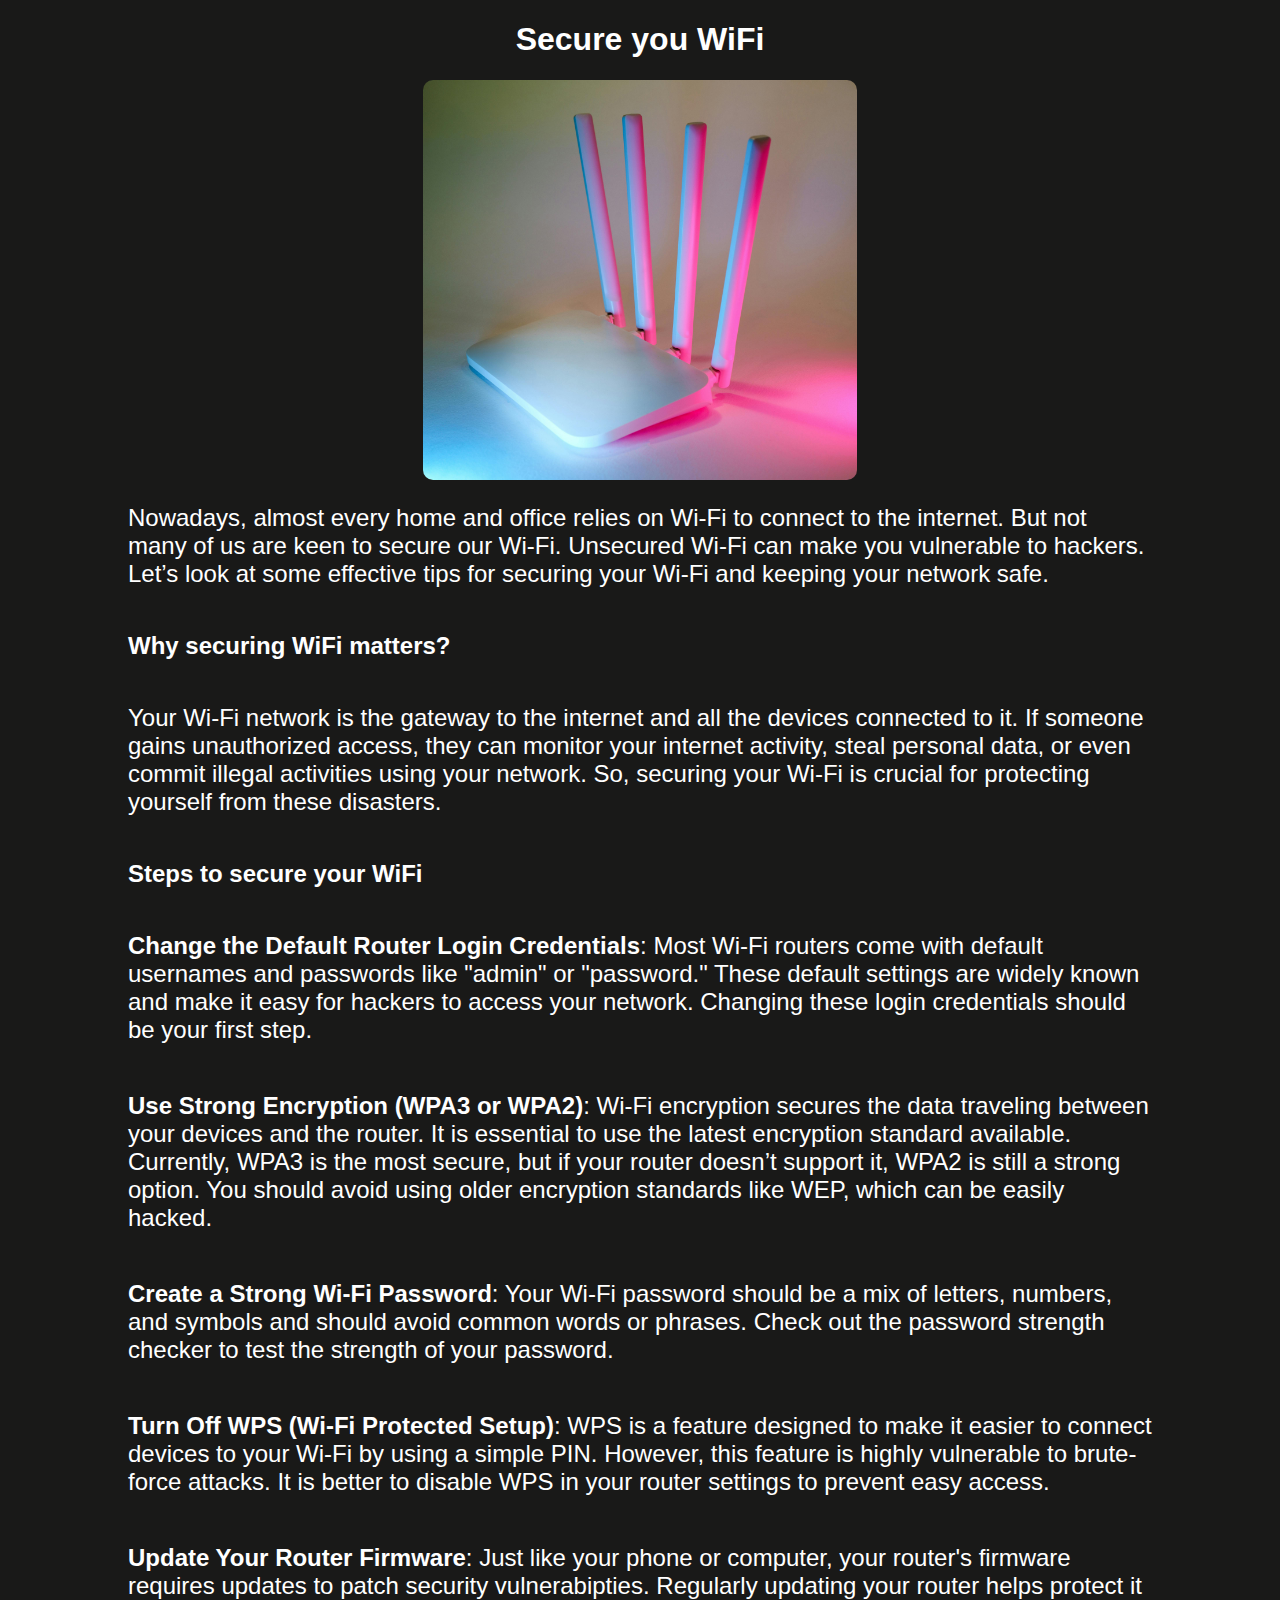
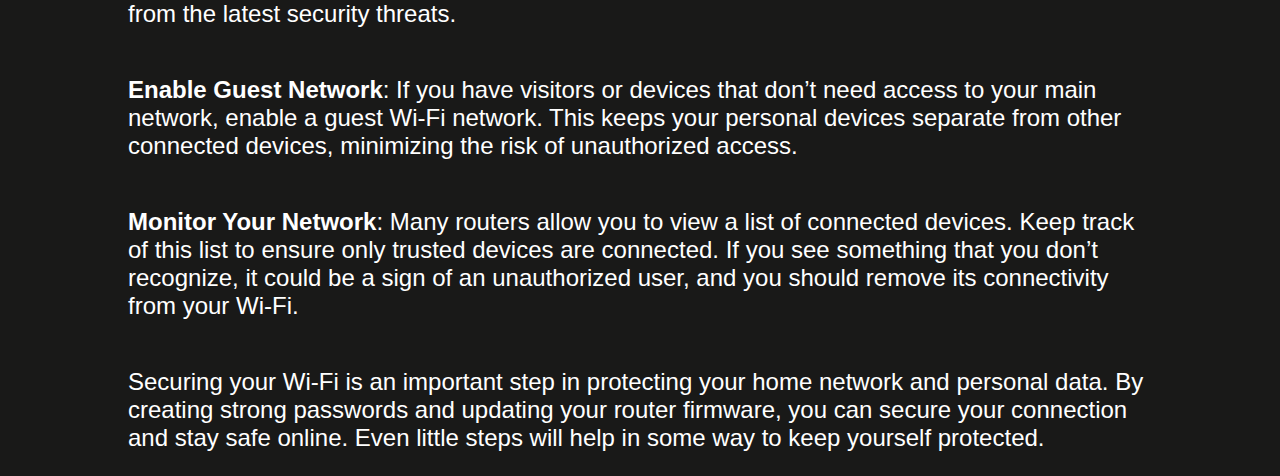
<file: blogs/secure_your_wifi.html>
<!DOCTYPE html>
<html>

<head>
    <title>Secure you WiFi</title>
    <meta name="viewport" content="width=device-width, initial-scale=1.0">
    <link rel="stylesheet" href="../styles.css">
    <link rel="icon" href="../pictures/logo.png">
</head>

<body>
    <div class="blogs_content">
        <h1>Secure you WiFi</h1>

        <img src="../pictures/WiFi.jpg">

        <p>Nowadays, almost every home and office relies on Wi-Fi to connect to the internet. But not many of us are
            keen to secure
            our Wi-Fi. Unsecured Wi-Fi can make you vulnerable to hackers. Let’s look at some effective tips for
            securing your Wi-Fi
            and keeping your network safe.
        </p>

        <h2>Why securing WiFi matters?</h2>
        <p>Your Wi-Fi network is the gateway to the internet and all the devices connected to it. If someone gains
            unauthorized
            access, they can monitor your internet activity, steal personal data, or even commit illegal activities
            using your
            network. So, securing your Wi-Fi is crucial for protecting yourself from these disasters.
        </p>

        <h2>Steps to secure your WiFi</h2>
        <p><b>Change the Default Router Login Credentials</b>: Most Wi-Fi routers come with default usernames and
            passwords like "admin" or
            "password." These default settings are widely known and make it easy for hackers to access your network.
            Changing these
            login credentials should be your first step.
        </p>
        <p><b>Use Strong Encryption (WPA3 or WPA2)</b>: Wi-Fi encryption secures the data traveling between your
            devices and the router. It is essential to use the latest
            encryption standard available. Currently, WPA3 is the most secure, but if your router doesn’t support
            it, WPA2 is still
            a strong option. You should avoid using older encryption standards like WEP, which can be easily hacked.
        </p>
        <p><b>Create a Strong Wi-Fi Password</b>: Your Wi-Fi password should be a mix of letters, numbers, and
            symbols and should avoid common words or phrases. Check out the password strength checker to test the
            strength of your password.
        </p>
        <p><b>Turn Off WPS (Wi-Fi Protected Setup)</b>: WPS is a feature designed to make it easier to connect
            devices to your Wi-Fi by using a simple PIN. However, this
            feature is highly vulnerable to brute-force attacks. It is better to disable WPS in your router settings
            to prevent easy
            access.
        </p>
        <p><b>Update Your Router Firmware</b>: Just like your phone or computer, your router's firmware requires
            updates to patch security vulnerabipties. Regularly
            updating your router helps protect it from the latest security threats.
        </p>
        <p><b>Enable Guest Network</b>: If you have visitors or devices that don’t need access to your main
            network, enable a guest Wi-Fi network. This keeps
            your personal devices separate from other connected devices, minimizing the risk of unauthorized access.
        </p>
        <p><b>Monitor Your Network</b>: Many routers allow you to view a list of connected devices. Keep track of
            this list to ensure only trusted devices are
            connected. If you see something that you don’t recognize, it could be a sign of an unauthorized user,
            and you should
            remove its connectivity from your Wi-Fi.
        </p>

        <p>Securing your Wi-Fi is an important step in protecting your home network and personal data. By creating
            strong passwords
            and updating your router firmware, you can secure your connection and stay safe online. Even little
            steps will help in
            some way to keep yourself protected.</p>

    </div>
</body>

</html>
</file>
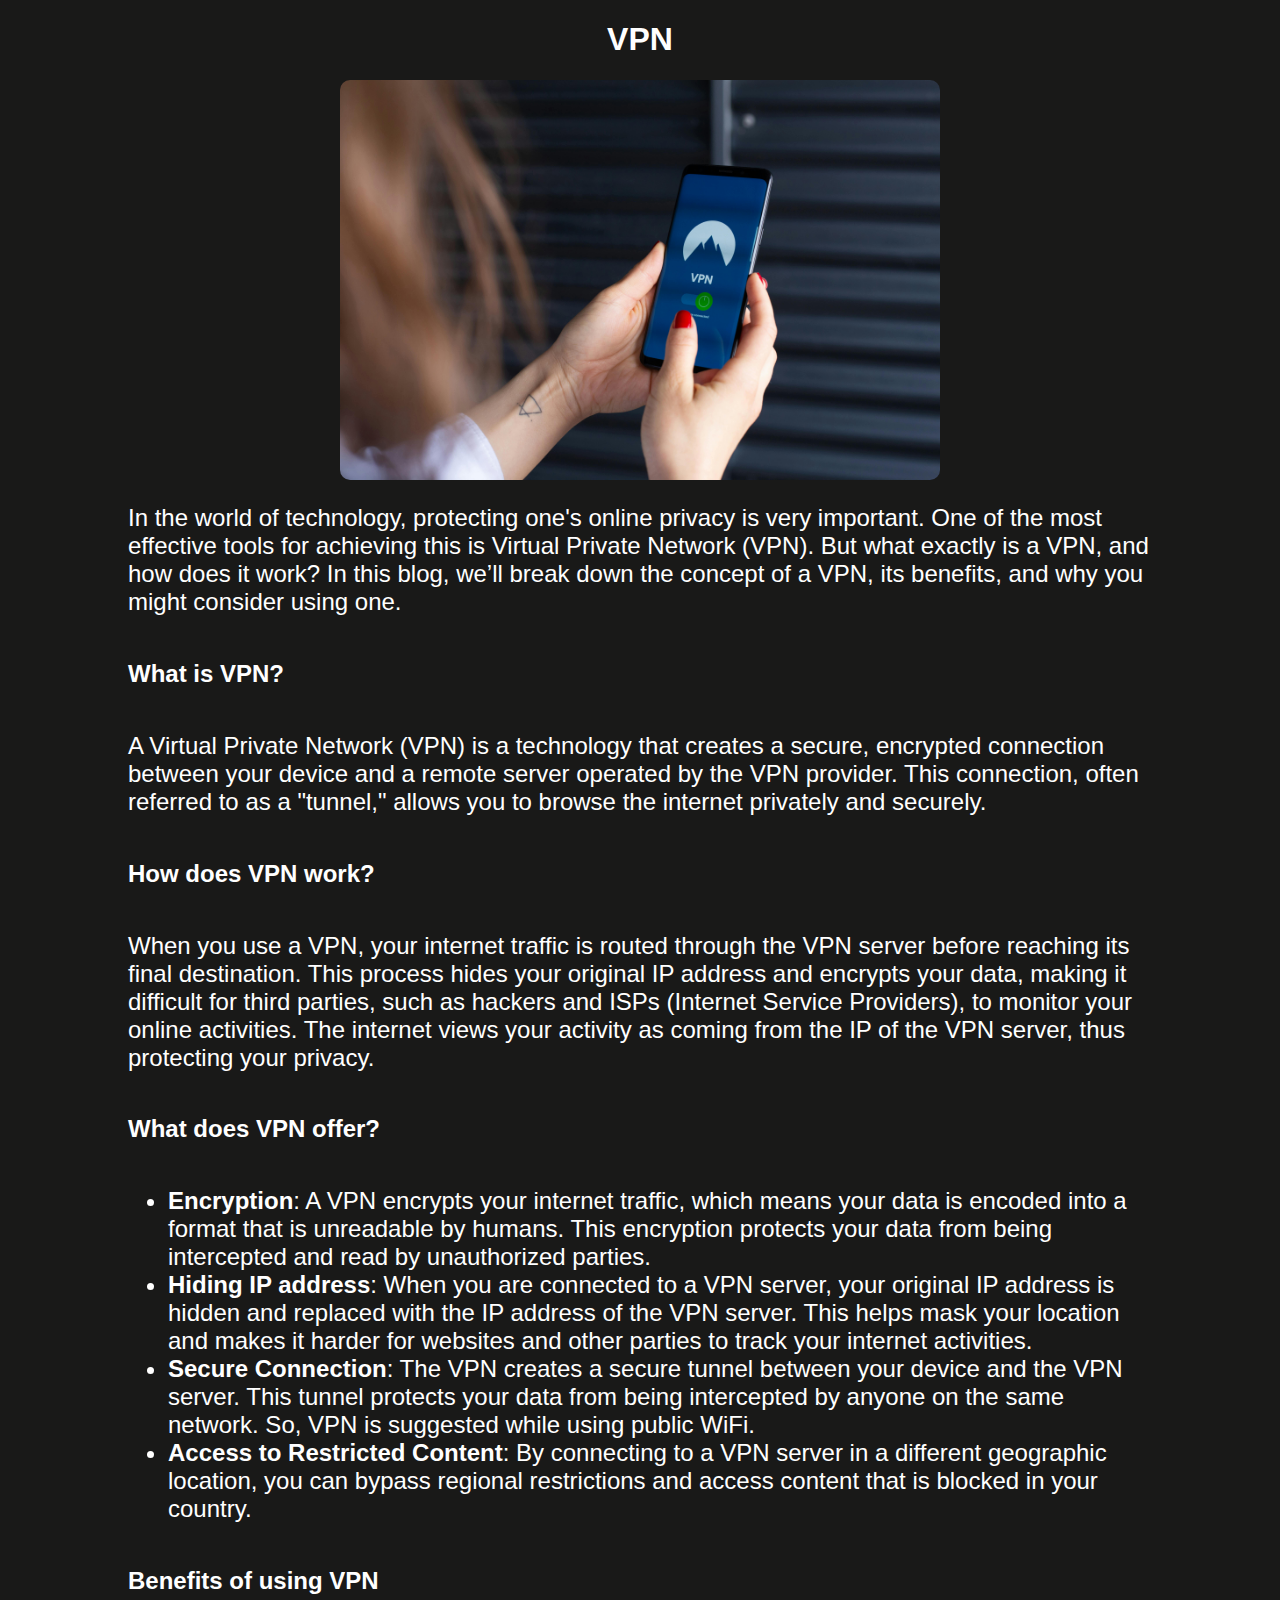
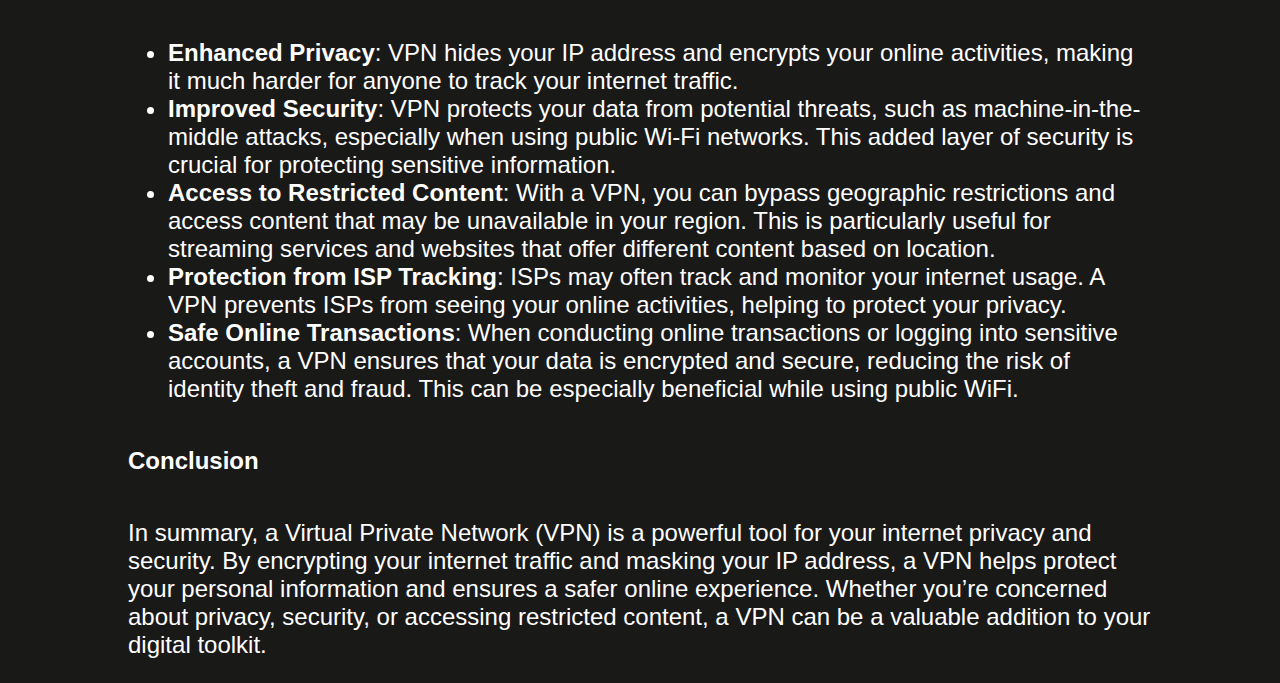
<file: blogs/vpn.html>
<!DOCTYPE html>
<html>

<head>
    <title>VPN</title>
    <meta name="viewport" content="width=device-width, initial-scale=1.0">
    <link rel="stylesheet" href="../styles.css">
    <link rel="icon" href="../pictures/logo.png">
</head>

<body>
    <div class="blogs_content">
        <h1>VPN</h1>

        <img src="../pictures/vpn.jpg">
        <p>In the world of technology, protecting one's online privacy is very important. One of the most effective
            tools
            for
            achieving this is Virtual Private Network (VPN). But what exactly is a VPN, and how does it work? In this
            blog,
            we’ll
            break down the concept of a VPN, its benefits, and why you might consider using one.
        </p>

        <h2>What is VPN?</h2>
        <p>A Virtual Private Network (VPN) is a technology that creates a secure, encrypted connection between your
            device
            and a
            remote server operated by the VPN provider. This connection, often referred to as a "tunnel," allows you to
            browse the
            internet privately and securely.
        </p>

        <h2>How does VPN work?</h2>
        <p>When you use a VPN, your internet traffic is routed through the VPN server before reaching its final
            destination.
            This
            process hides your original IP address and encrypts your data, making it difficult for third parties, such
            as
            hackers
            and ISPs (Internet Service Providers), to monitor your online activities. The internet views your activity
            as
            coming
            from the IP of the VPN server, thus protecting your privacy.
        </p>

        <h2>What does VPN offer?</h2>
        <ul>
            <li><b>Encryption</b>: A VPN encrypts your internet traffic, which means your data is encoded into a format
                that
                is
                unreadable by
                humans. This encryption protects your data from being intercepted and read by unauthorized parties.
            </li>
            <li><b>Hiding IP address</b>: When you are connected to a VPN server, your original IP address is hidden and
                replaced
                with the IP
                address of the VPN server. This helps mask your location and makes it harder for websites and other
                parties
                to track
                your internet activities.
            </li>
            <li><b>Secure Connection</b>: The VPN creates a secure tunnel between your device and the VPN server. This
                tunnel
                protects your
                data from being intercepted by anyone on the same network. So, VPN is suggested while using public WiFi.
            </li>
            <li><b>Access to Restricted Content</b>: By connecting to a VPN server in a different geographic location,
                you
                can
                bypass regional
                restrictions and access content that is blocked in your country.
            </li>
        </ul>

        <h2>Benefits of using VPN</h2>
        <ul>
            <li><b>Enhanced Privacy</b>: VPN hides your IP address and encrypts your online activities, making it much
                harder for
                anyone to
                track your internet traffic.
            </li>
            <li><b>Improved Security</b>: VPN protects your data from potential threats, such as machine-in-the-middle
                attacks,
                especially when
                using public Wi-Fi networks. This added layer of security is crucial for protecting sensitive
                information.
            </li>
            <li><b>Access to Restricted Content</b>: With a VPN, you can bypass geographic restrictions and access
                content
                that may
                be
                unavailable in your region. This is particularly useful for streaming services and websites that offer
                different content
                based on location.
            </li>
            <li><b>Protection from ISP Tracking</b>: ISPs may often track and monitor your internet usage. A VPN
                prevents
                ISPs from
                seeing your
                online activities, helping to protect your privacy.
            </li>
            <li><b>Safe Online Transactions</b>: When conducting online transactions or logging into sensitive accounts,
                a
                VPN
                ensures that
                your data is encrypted and secure, reducing the risk of identity theft and fraud. This can be especially
                beneficial
                while using public WiFi.
            </li>
        </ul>

        <h2>Conclusion</h2>
        <p>In summary, a Virtual Private Network (VPN) is a powerful tool for your internet privacy and security. By
            encrypting
            your internet traffic and masking your IP address, a VPN helps protect your personal information and ensures
            a
            safer
            online experience. Whether you’re concerned about privacy, security, or accessing restricted content, a VPN
            can
            be a
            valuable addition to your digital toolkit.
        </p>
    </div>
</body>

</html>
</file>
<file: styles.css>
body{
    background: #191918;
    margin: 0;
}

/*scrollbar*/
/* Width and height of the scrollbar */
::-webkit-scrollbar {
  width: 10px;
  height: 10px;
}
::-webkit-scrollbar-track {
  background: none;
  border-radius: 10px;
}
::-webkit-scrollbar-thumb {
  background: #60437f;
  border-radius: 10px;
}
::-webkit-scrollbar-thumb:hover {
  background: #76529c;
}

/*buttons*/
.primary_button{
    background: #7f37da;
    color: white;
    font-family: 'Trebuchet MS', 'Lucida Sans Unicode', 'Lucida Grande', 'Lucida Sans', Arial, sans-serif;
    font-size: medium;
    padding: 10px;
    border: solid 1px black;
    border-radius:10px;
    transition: all 0.3s ease;
}
.primary_button:hover:hover{
    background:#9742ff;
    cursor: pointer;
}

/*the header section*/
header{
    display: flex;
    justify-content: center;
    padding: 2% 0 0 0;
}

.logo{
    height: 15vh;
}


/* General section styling */
section {
    display: flex;
    flex-direction: column;
    align-items: center;
    padding: 0 2rem;
}

.section_text{
    font-family:'Gill Sans', 'Gill Sans MT', Calibri, 'Trebuchet MS', sans-serif;
    color: white;
    font-size: x-large;
}

.section_header {
    font-family: 'Franklin Gothic Medium', 'Arial Narrow', Arial, sans-serif;
    color: white;
    font-size: xx-large;
    text-align: center;
    margin-bottom: 1rem;
}

/*the footer section*/
footer {
    background: #232323;
    color: #fff;
    padding: 10px 0;
    text-align: center;
    font-family: 'Arial', sans-serif;
    font-size: 16px;
  }


/* Learning Hub Container */
.learning_hub {
    display: flex;
    justify-content: center;
    flex-wrap: wrap;
    gap: 25px;
    width: 100%;
}

.blogs h1{
    font-family: 'Franklin Gothic Medium', 'Arial Narrow', Arial, sans-serif;
    font-size: 1.5rem;
    margin-bottom: 1rem;
    color: white;
}

/*blog*/
.blogs{
    background: #382a47;
    padding: 1rem 1rem;
    color: white;
    border-radius: 10px;
    height: 30rem;
    width: 25rem;
    display: flex;
    flex-direction: column;
    align-items: center;
    justify-content: space-evenly;
}

.blog_image{
    height:30vh;
    width: 40vh;
    object-fit: cover;
    border-radius: 10px;
}


/*Blogs pages style*/
.blogs_content{
    width:80%;
    display:flex;
    flex-direction: column;
    align-items: center;
    margin: auto;
}
.blogs_content img{
    height:25rem;
    border-radius: 10px;
}

.blogs_content h1{
    font-family: 'Franklin Gothic Medium', 'Arial Narrow', Arial, sans-serif;
    color: white;
    font-size: xx-large;
}
.blogs_content h2{
    font-family: 'Franklin Gothic Medium', 'Arial Narrow', Arial, sans-serif;
    color: white;
    font-size: x-large;
    margin-right: auto;
}
.blogs_content h3{
    font-family:'Gill Sans', 'Gill Sans MT', Calibri, 'Trebuchet MS', sans-serif;
    color: white;
    font-size: x-large;
    margin-right: auto;
}

.blogs_content p, .blogs_content ul, .blogs_content ol, .blogs_content table{
    font-family:'Gill Sans', 'Gill Sans MT', Calibri, 'Trebuchet MS', sans-serif;
    color: white;
    font-size: x-large;
    margin-right: auto;
}

.blogs_content table, .blogs_content table td, .blogs_content table th
{
    border : 2px solid white;
    padding: 5px;
}
</file>
